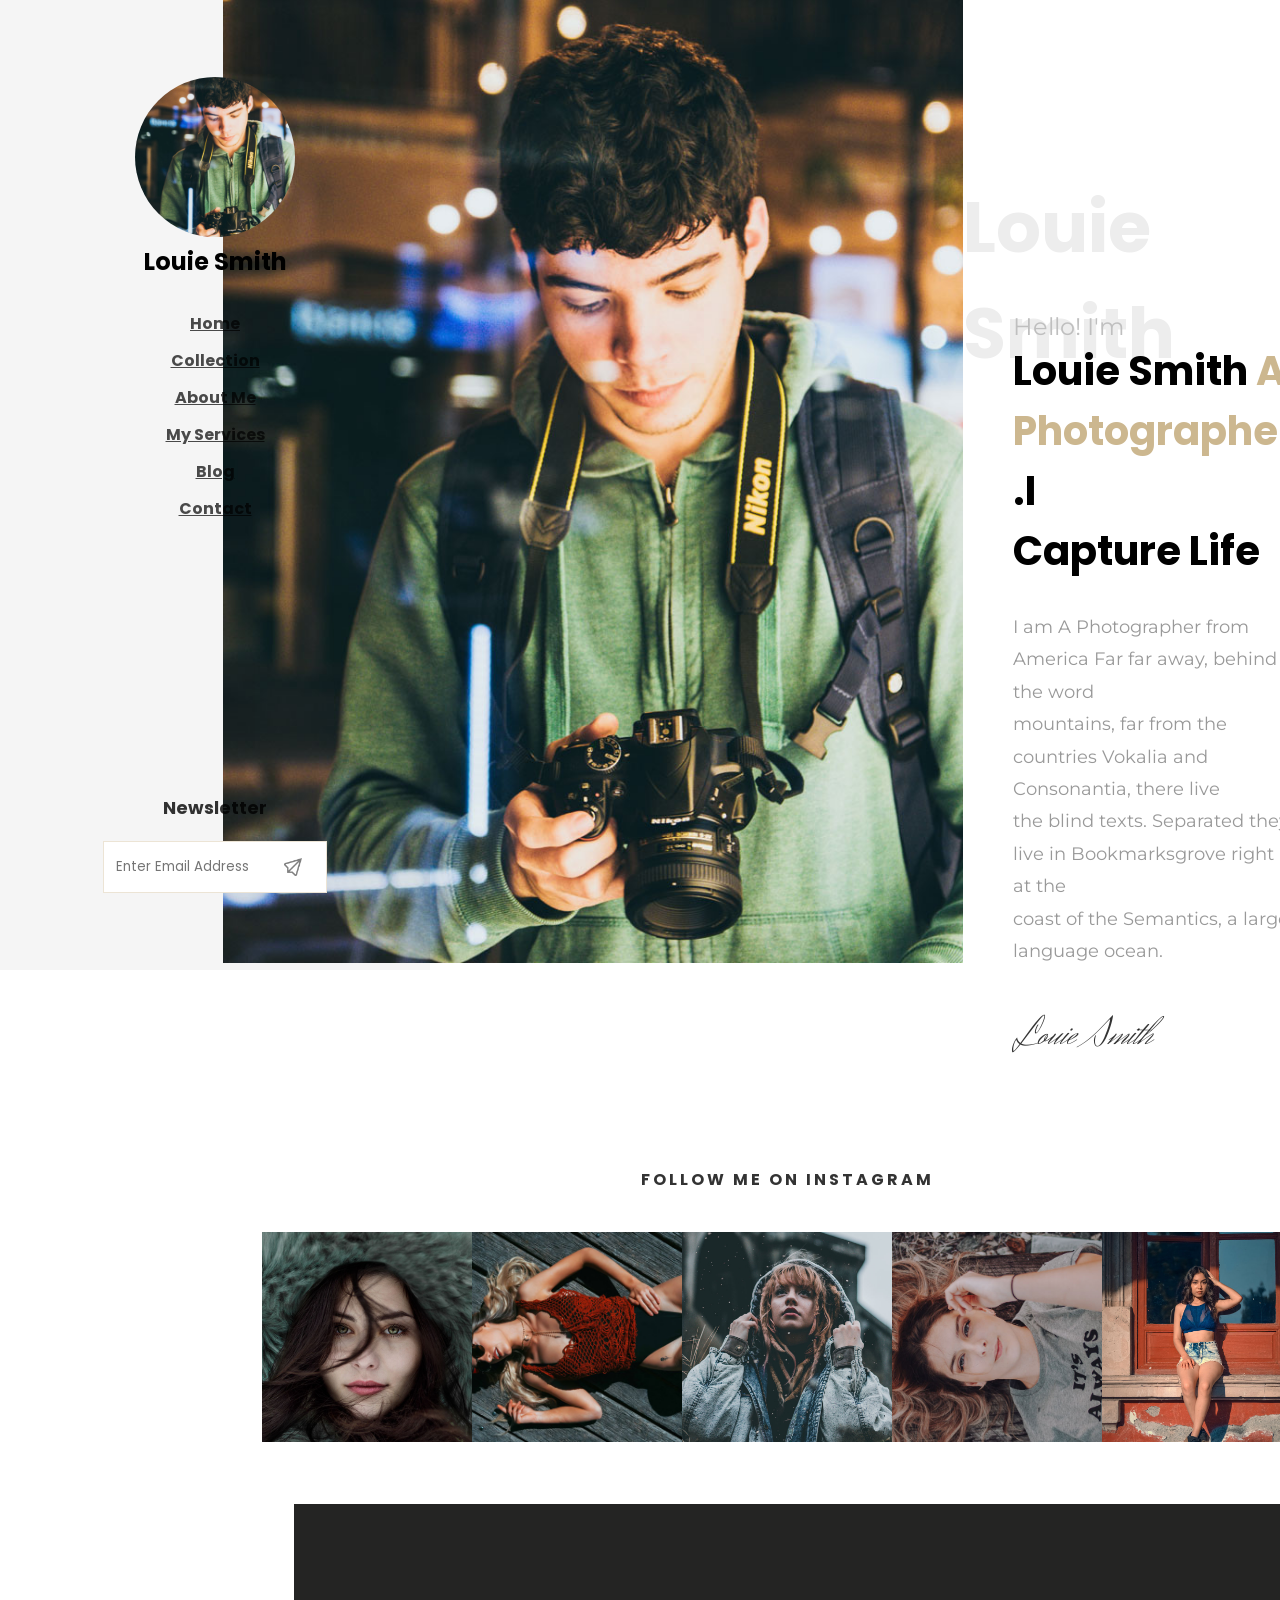
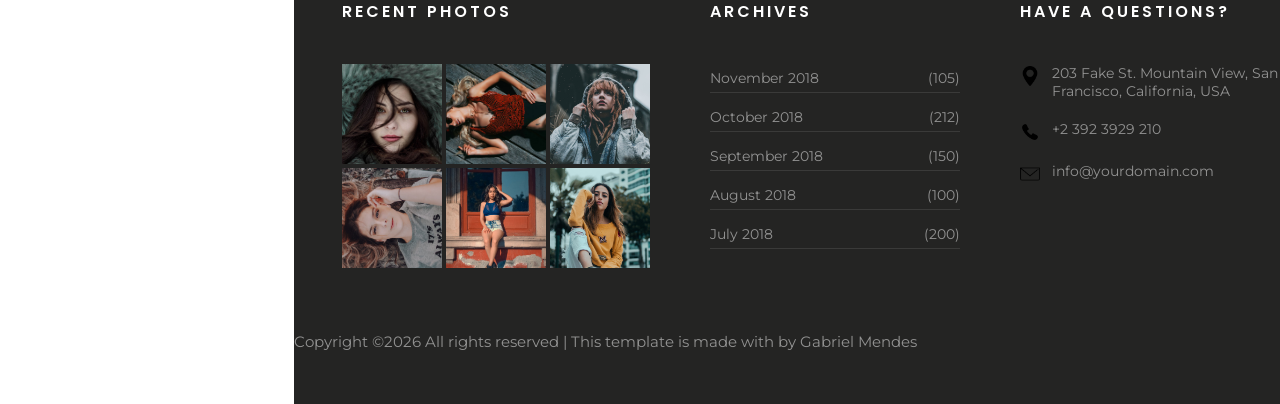
<file: index.html>
<!DOCTYPE html>
<html lang="en">

<head>
    <link rel="preconnect" href="https://fonts.googleapis.com">
    <link rel="preconnect" href="https://fonts.gstatic.com" crossorigin>
    <link
        href="https://fonts.googleapis.com/css2?family=Poppins:ital,wght@0,100;0,200;0,300;0,400;0,500;0,600;0,700;0,800;0,900;1,100;1,200;1,300;1,400;1,500;1,600;1,700;1,800;1,900&display=swap"
        rel="stylesheet">
    <link rel="preconnect" href="https://fonts.googleapis.com">
    <link rel="preconnect" href="https://fonts.gstatic.com" crossorigin>
    <link
        href="https://fonts.googleapis.com/css2?family=Montserrat:ital,wght@0,100..900;1,100..900&family=Poppins:ital,wght@0,100;0,200;0,300;0,400;0,500;0,600;0,700;0,800;0,900;1,100;1,200;1,300;1,400;1,500;1,600;1,700;1,800;1,900&display=swap"
        rel="stylesheet">
    <link rel="preconnect" href="https://fonts.googleapis.com">
    <link rel="preconnect" href="https://fonts.gstatic.com" crossorigin>
    <link
        href="https://fonts.googleapis.com/css2?family=Herr+Von+Muellerhoff&family=Montserrat:ital,wght@0,100..900;1,100..900&family=Poppins:ital,wght@0,100;0,200;0,300;0,400;0,500;0,600;0,700;0,800;0,900;1,100;1,200;1,300;1,400;1,500;1,600;1,700;1,800;1,900&display=swap"
        rel="stylesheet">
    <meta charset="UTF-8">
    <meta name="viewport" content="width=device-width, initial-scale=1.0">
    <title>display flex</title>
    <link rel="stylesheet" href="style.css">
</head>

<body>
    <section id="Menu">
        <div id="acima-menu">
            <img id="circulo" src="Imgm/author.jpg" alt="">
            <h1 id="Lou">Louie Smith</h1>
        </div>
        <div class="txtmenu">
            <li><a href="index.html">Home</a></li>
            <li id="cooll"><a href="Collection.html">Collection</a></li>
            <li><a href="About.html">About Me</a></li>
            <li><a href="My_services.html">My Services</a></li>
            <li><a href="Blog.html">Blog</a></li>
            <li><a href="Contact.html">Contact</a></li>

        </div>
        <div id="MenuEmail">
            <h1 id="new">Newsletter</h1>
            <input id="Email" type="email" placeholder="Enter Email Address">
            <img class="icone-envio" src="Imgm/aviao-de-papel.png" alt="">
        </div>
    </section>

    <section id="part2">
        <div id="img-pncp">
            <img id="img-menu" src="Imgm/author.jpg" alt="" height="963px" width="740.3px">
        </div>
        <div id="menu2">
            <h1 id="Louie">Louie Smith</h1>
            <h1 id="hello">Hello! I'm</h1>
            <h1 id="txt"><span id="a1"> Louie Smith </span>
                A Photographer <span id="a2">.I <br> Capture Life </span></h1>
            <h2 id="txt2">I am A Photographer from America Far far away, behind the word <br>
                mountains, far from the countries Vokalia and Consonantia, there live <br>
                the blind texts. Separated they live in Bookmarksgrove right at the <br>
                coast of the Semantics, a large language ocean.</h2>
            <h1 id="cursiva">Louie Smith</h1>
        </div>
    </section>

    <section id="part3">
        <div>
            <h1 id="follow">FOLLOW ME ON INSTAGRAM
            </h1>
        </div>
        <div class="imgns1">
            <img src="Imgm/image_1.jpg" alt="" height="200" width="220">
            <img src="Imgm/image_2.jpg" alt="" height="200" width="220">
            <img src="Imgm/image_3.jpg" alt="" height="200" width="220">
            <img src="Imgm/image_4.jpg" alt="" height="200" width="220">
            <img src="Imgm/image_5.jpg" alt="" height="200" width="220">
        </div>
    </section>

    <section id="part4">

        <footer class="footer">
            <div class="divfooter">
                <div class="div01">
                    <p class="text1">Recent Photos</p>
                    <div class="imgfooter">
                        <img src="Imgm/image_1.jpg" class="imgfooter1">
                        <img src="Imgm/image_2.jpg" class="imgfooter2">
                        <img src="Imgm/image_3.jpg" class="imgfooter3">
                    </div>
                    <div class="imgfooter01">
                        <img src="Imgm/image_4.jpg" class="imgfooter4">
                        <img src="Imgm/image_5.jpg" class="imgfooter5">
                        <img src="Imgm/image_6.jpg" class="imgfooter6">
                    </div>
                </div>
                <div class="div02">
                    <p class="text2">Archives</p>
                    <p class="text02">November 2018 <span class="span1"></span>(105)</p>
                    <p class="text02">October 2018<span class="span1"></span>(212)</p>
                    <p class="text02">September 2018<span class="span1"></span>(150)</p>
                    <p class="text02">August 2018<span class="span1"></span>(100)</p>
                    <p class="text02">July 2018<span class="span1"></span>(200)</p>
                </div>
                <div class="div03">
                    <p class="text3">Have a Questions?</p>
                    <div class="iconesfooter">
                        <div class="icone-item">
                            <img src="Imgm/mapas-e-bandeiras.png" class="localizacao">
                            <p class="endereço">203 Fake St. Mountain
                                View, San Francisco, California, USA</p>
                        </div>

                        <div class="icone-item">
                            <img src="Imgm/telefone.png" class="telefone">
                            <p class="celular">+2 392 3929 210</p>

                        </div>

                        <div class="icone-item">

                            <img src="Imgm/carta.png" class="e-mail">
                            <p class="imail">info@yourdomain.com</p>
                        </div>
                    </div>
                </div>
            </div>
            <p id="copy">Copyright ©2026 All rights reserved | This template is made with  by Gabriel Mendes</p>
        </footer>
    </section>
</body>
</html>
</file>
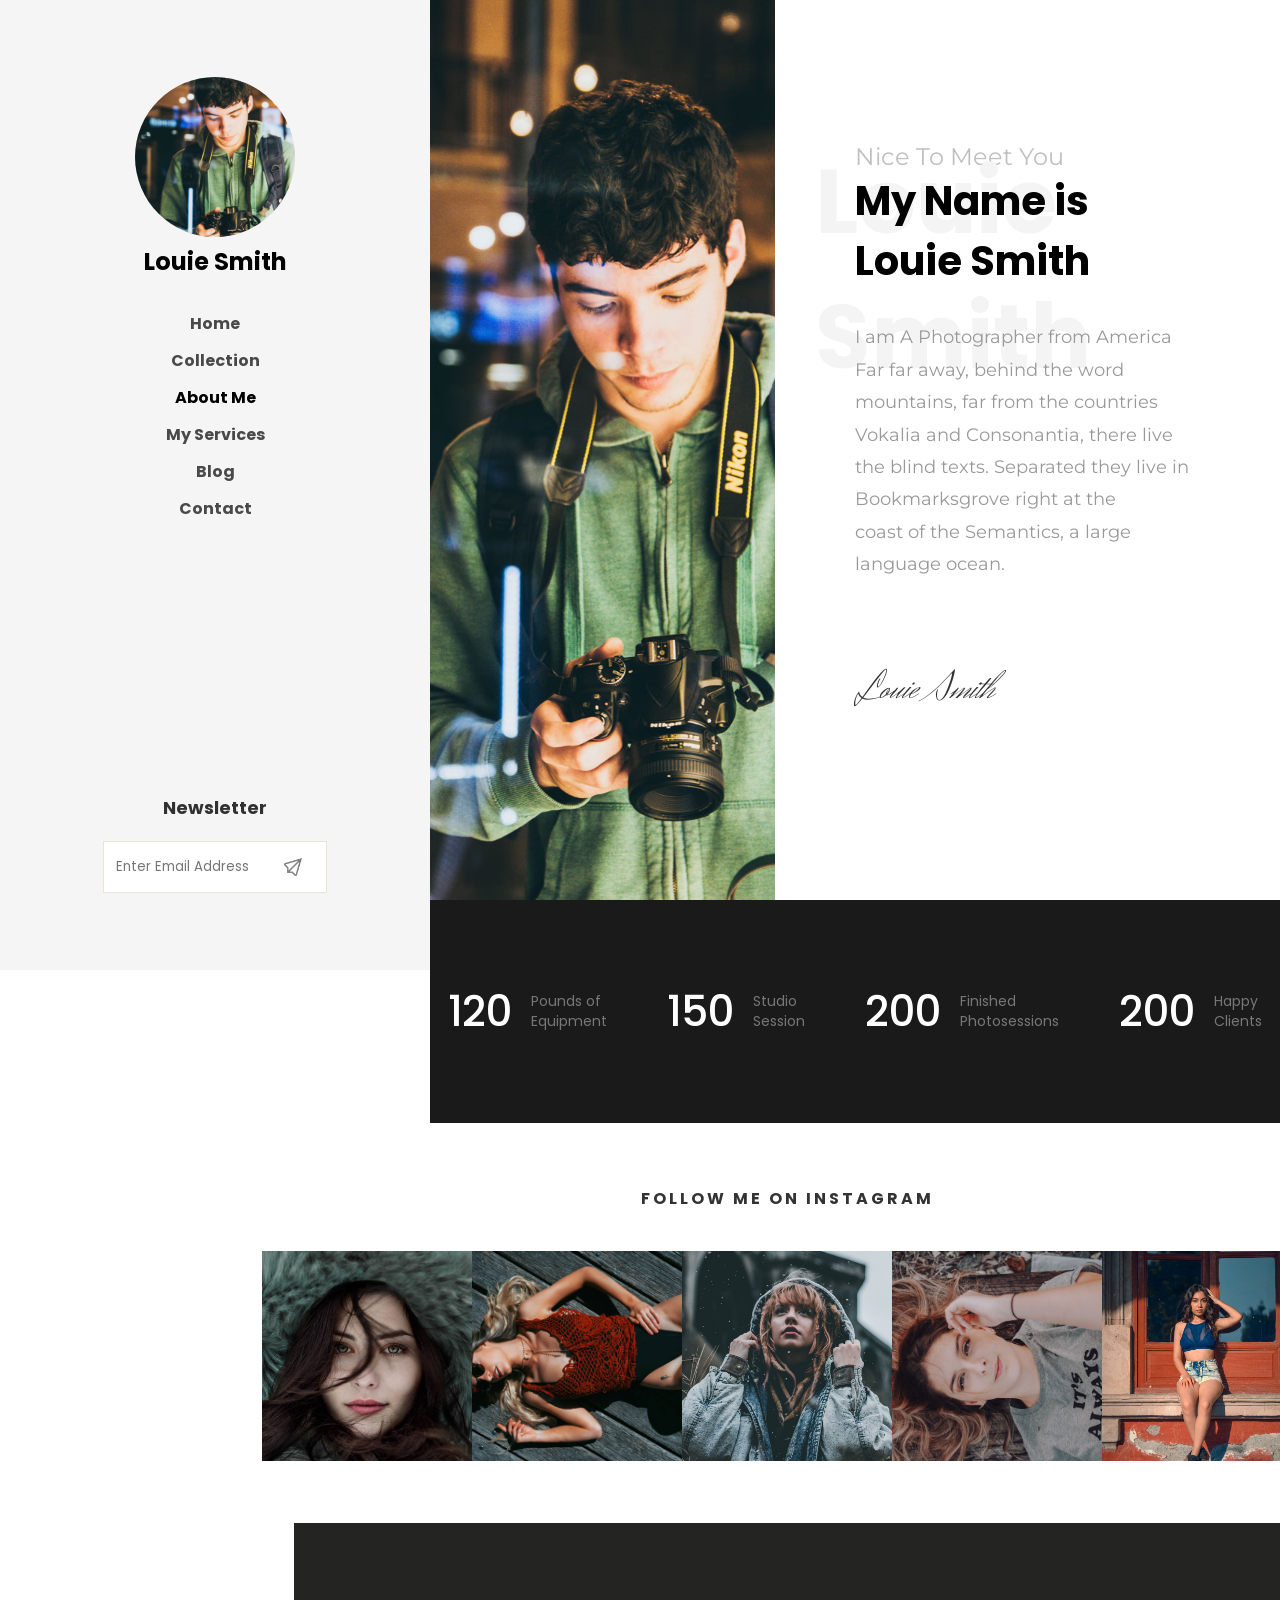
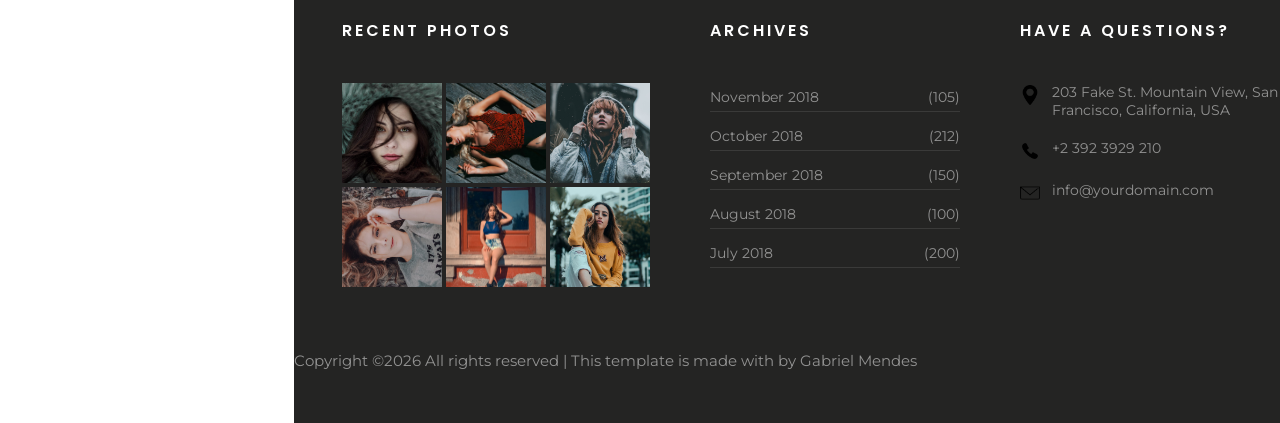
<file: About.html>
<!DOCTYPE html>
<html lang="en">

<head>
    <link rel="preconnect" href="https://fonts.googleapis.com">
    <link rel="preconnect" href="https://fonts.gstatic.com" crossorigin>
    <link
        href="https://fonts.googleapis.com/css2?family=Poppins:ital,wght@0,100;0,200;0,300;0,400;0,500;0,600;0,700;0,800;0,900;1,100;1,200;1,300;1,400;1,500;1,600;1,700;1,800;1,900&display=swap"
        rel="stylesheet">
    <link rel="preconnect" href="https://fonts.googleapis.com">
    <link rel="preconnect" href="https://fonts.gstatic.com" crossorigin>
    <link
        href="https://fonts.googleapis.com/css2?family=Montserrat:ital,wght@0,100..900;1,100..900&family=Poppins:ital,wght@0,100;0,200;0,300;0,400;0,500;0,600;0,700;0,800;0,900;1,100;1,200;1,300;1,400;1,500;1,600;1,700;1,800;1,900&display=swap"
        rel="stylesheet">
    <link rel="preconnect" href="https://fonts.googleapis.com">
    <link rel="preconnect" href="https://fonts.gstatic.com" crossorigin>
    <link
        href="https://fonts.googleapis.com/css2?family=Herr+Von+Muellerhoff&family=Montserrat:ital,wght@0,100..900;1,100..900&family=Poppins:ital,wght@0,100;0,200;0,300;0,400;0,500;0,600;0,700;0,800;0,900;1,100;1,200;1,300;1,400;1,500;1,600;1,700;1,800;1,900&display=swap"
        rel="stylesheet">
    <meta charset="UTF-8">
    <meta name="viewport" content="width=device-width, initial-scale=1.0">
    <title>display flex</title>
    <link rel="stylesheet" href="about.css">
</head>

<body>
    <section id="Menu">
        <div id="acima-menu">
            <img id="circulo" src="Imgm/author.jpg" alt="">
            <h1 id="Lou">Louie Smith</h1>
        </div>
        <div class="txtmenu">
            <li><a href="index.html">Home</a></li>
            <li><a href="Collection.html">Collection</a></li>
            <li id="aboutt"><a href="About.html">About Me</a></li>
            <li><a href="My_services.html">My Services</a></li>
            <li><a href="Blog.html">Blog</a></li>
            <li><a href="Contact.html">Contact</a></li>

        </div>
        <div id="MenuEmail">
            <h1 id="new">Newsletter</h1>
            <input id="Email" type="email" placeholder="Enter Email Address">
            <img class="icone-envio" src="Imgm/aviao-de-papel.png" alt="">
        </div>
    </section>

    <section id="part2">
        <div id="img-pncp">
            <img id="img-menu" src="Imgm/author.jpg" alt="" height="963px" width="740.3px">
        </div>
        <div id="menu2">
            <h1 id="Louie">Louie Smith</h1>
            <h1 id="nice">Nice To Meet You</h1>
            <h1 id="txt">My Name is Louie Smith</h1>
            <h2 id="txt2">I am A Photographer from America Far far away, behind the word <br>
                mountains, far from the countries Vokalia and Consonantia, there live <br>
                the blind texts. Separated they live in Bookmarksgrove right at the <br>
                coast of the Semantics, a large language ocean.</h2>
            <h1 id="cursiva">Louie Smith</h1>
        </div>
    </section>

    <section id="estatisticas">


        <div class="bloco-numero">
            <span class="numero">120</span>
            <p class="legenda">Pounds of <br> Equipment</p>
        </div>


        <div class="bloco-numero">
            <span class="numero">150</span>
            <p class="legenda">Studio <br> Session</p>
        </div>


        <div class="bloco-numero">
            <span class="numero">200</span>
            <p class="legenda">Finished <br> Photosessions</p>
        </div>


        <div class="bloco-numero">
            <span class="numero">200</span>
            <p class="legenda">Happy <br> Clients</p>
        </div>

    </section>

    <section id="part3">
        <div>
            <h1 id="follow">FOLLOW ME ON INSTAGRAM
            </h1>
        </div>
        <div class="imgns1">
            <img src="Imgm/image_1.jpg" alt="" height="200" width="220">
            <img src="Imgm/image_2.jpg" alt="" height="200" width="220">
            <img src="Imgm/image_3.jpg" alt="" height="200" width="220">
            <img src="Imgm/image_4.jpg" alt="" height="200" width="220">
            <img src="Imgm/image_5.jpg" alt="" height="200" width="220">
        </div>
    </section>

    <section id="part4">

        <footer class="footer">
            <div class="divfooter">
                <div class="div01">
                    <p class="text1">Recent Photos</p>
                    <div class="imgfooter">
                        <img src="Imgm/image_1.jpg" class="imgfooter1">
                        <img src="Imgm/image_2.jpg" class="imgfooter2">
                        <img src="Imgm/image_3.jpg" class="imgfooter3">
                    </div>
                    <div class="imgfooter01">
                        <img src="Imgm/image_4.jpg" class="imgfooter4">
                        <img src="Imgm/image_5.jpg" class="imgfooter5">
                        <img src="Imgm/image_6.jpg" class="imgfooter6">
                    </div>
                </div>
                <div class="div02">
                    <p class="text2">Archives</p>
                    <p class="text02">November 2018 <span class="span1"></span>(105)</p>
                    <p class="text02">October 2018<span class="span1"></span>(212)</p>
                    <p class="text02">September 2018<span class="span1"></span>(150)</p>
                    <p class="text02">August 2018<span class="span1"></span>(100)</p>
                    <p class="text02">July 2018<span class="span1"></span>(200)</p>
                </div>
                <div class="div03">
                    <p class="text3">Have a Questions?</p>
                    <div class="iconesfooter">
                        <div class="icone-item">
                            <img src="Imgm/mapas-e-bandeiras.png" class="localizacao">
                            <p class="endereço">203 Fake St. Mountain
                                View, San Francisco, California, USA</p>
                        </div>

                        <div class="icone-item">
                            <img src="Imgm/telefone.png" class="telefone">
                            <p class="celular">+2 392 3929 210</p>

                        </div>

                        <div class="icone-item">

                            <img src="Imgm/carta.png" class="e-mail">
                            <p class="imail">info@yourdomain.com</p>
                        </div>
                    </div>
                </div>
            </div>
            <p id="copy">Copyright ©2026 All rights reserved | This template is made with  by Gabriel Mendes</p>
        </footer>
    </section>
</body>
</html>
</file>
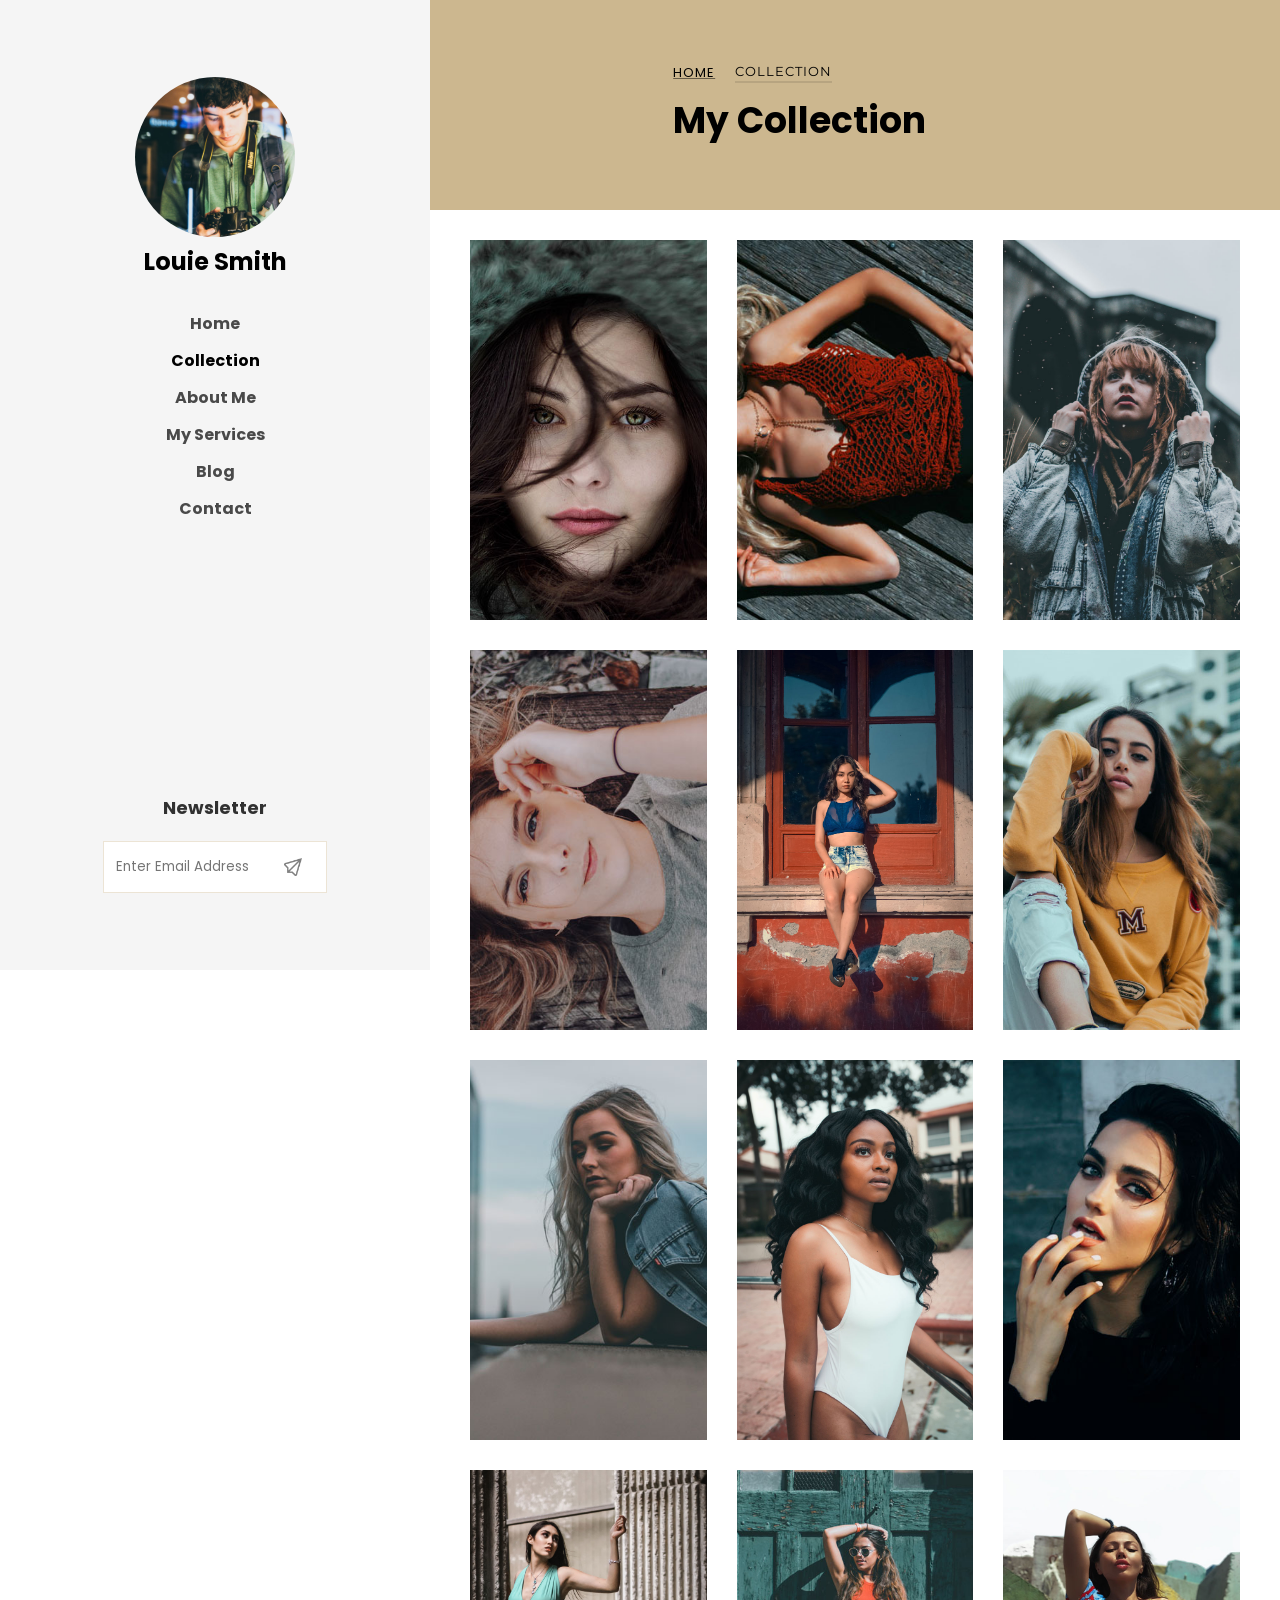
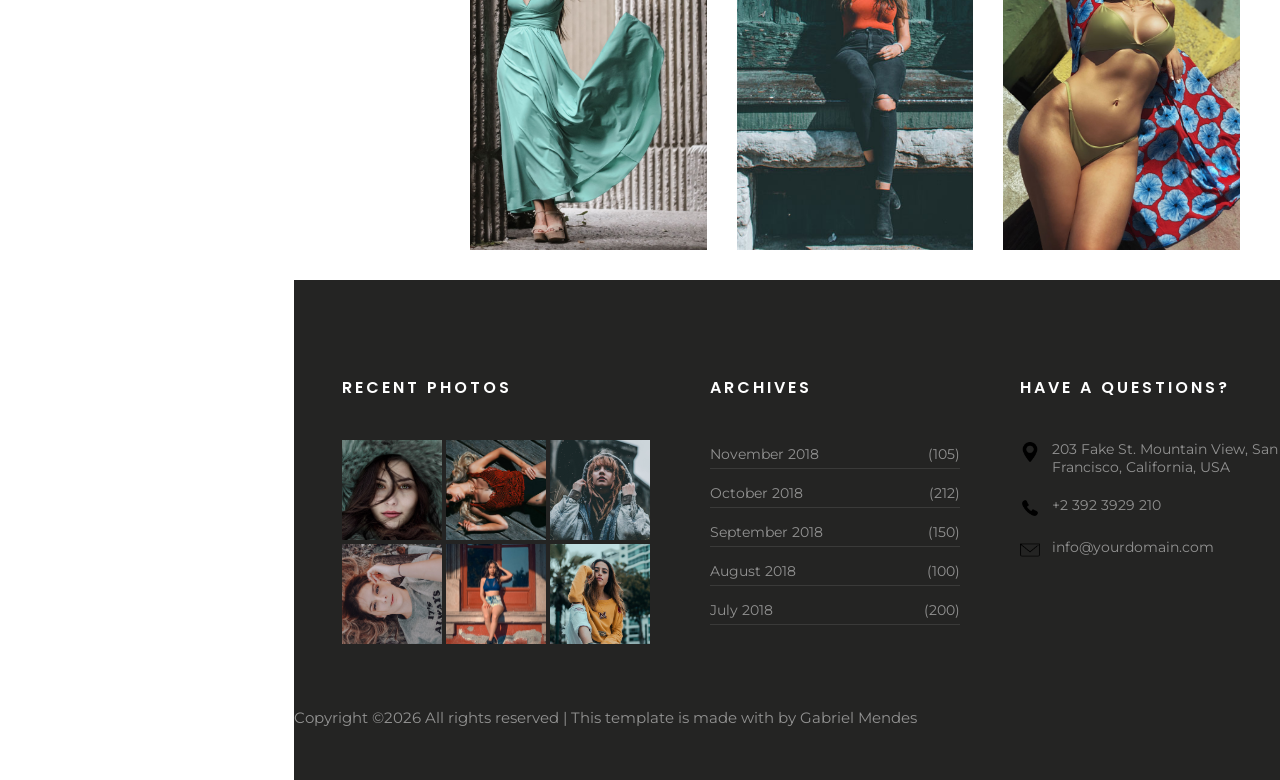
<file: Collection.html>
<!DOCTYPE html>
<html lang="en">

<head>
    <link rel="preconnect" href="https://fonts.googleapis.com">
    <link rel="preconnect" href="https://fonts.gstatic.com" crossorigin>
    <link
        href="https://fonts.googleapis.com/css2?family=Poppins:ital,wght@0,100;0,200;0,300;0,400;0,500;0,600;0,700;0,800;0,900;1,100;1,200;1,300;1,400;1,500;1,600;1,700;1,800;1,900&display=swap"
        rel="stylesheet">
    <link rel="preconnect" href="https://fonts.googleapis.com">
    <link rel="preconnect" href="https://fonts.gstatic.com" crossorigin>
    <link
        href="https://fonts.googleapis.com/css2?family=Montserrat:ital,wght@0,100..900;1,100..900&family=Poppins:ital,wght@0,100;0,200;0,300;0,400;0,500;0,600;0,700;0,800;0,900;1,100;1,200;1,300;1,400;1,500;1,600;1,700;1,800;1,900&display=swap"
        rel="stylesheet">
    <link rel="preconnect" href="https://fonts.googleapis.com">
    <link rel="preconnect" href="https://fonts.gstatic.com" crossorigin>
    <link
        href="https://fonts.googleapis.com/css2?family=Herr+Von+Muellerhoff&family=Montserrat:ital,wght@0,100..900;1,100..900&family=Poppins:ital,wght@0,100;0,200;0,300;0,400;0,500;0,600;0,700;0,800;0,900;1,100;1,200;1,300;1,400;1,500;1,600;1,700;1,800;1,900&display=swap"
        rel="stylesheet">
    <meta charset="UTF-8">
    <meta name="viewport" content="width=device-width, initial-scale=1.0">
    <title>display flex</title>
    <link rel="stylesheet" href="Collection.css">
</head>

<body>
    <section id="Menu">
        <div id="acima-menu">
            <img id="circulo" src="Imgm/author.jpg" alt="">
            <h1 id="Lou">Louie Smith</h1>
        </div>
        <div class="txtmenu">
            <li><a href="index.html">Home</a></li>
            <li id="cooll"><a href="Collection.html">Collection</a></li>
            <li><a href="About.html">About Me</a></li>
            <li><a href="My_services.html">My Services</a></li>
            <li><a href="Blog.html">Blog</a></li>
            <li><a href="Contact.html">Contact</a></li>

        </div>
        <div id="MenuEmail">
            <h1 id="new">Newsletter</h1>
            <input id="Email" type="email" placeholder="Enter Email Address">
            <img class="icone-envio" src="Imgm/aviao-de-papel.png" alt="">
        </div>
    </section>

    <section id="sec2">

        <div id="HoCo">
            <li id="Casa"><a href="index.html">Home</a></li>
            <li id="coll">Collection</li>
        </div>
        <div>
            <h1 id="my">My Collection</h1>
        </div>
    </section>

    <section id="sec3">
        <div>
            <img src="Imgm/image_1.jpg" alt="">
            <img src="Imgm/image_2.jpg" alt="">
            <img src="Imgm/image_3.jpg" alt="">
            <img src="Imgm/image_4.jpg" alt="">
            <img src="Imgm/image_5.jpg" alt="">
            <img src="Imgm/image_6.jpg" alt="">
            <img src="Imgm/image_7.jpg" alt="">
            <img src="Imgm/image_8.jpg" alt="">
            <img src="Imgm/image_9.jpg" alt="">
            <img src="Imgm/image_10.jpg" alt="">
            <img src="Imgm/image_11.jpg" alt="">
            <img src="Imgm/image_12.jpg" alt="">
        </div>
    </section>

    <section id="part4">

        <footer class="footer">
            <div class="divfooter">
                <div class="div01">
                    <p class="text1">Recent Photos</p>
                    <div class="imgfooter">
                        <img src="Imgm/image_1.jpg" class="imgfooter1">
                        <img src="Imgm/image_2.jpg" class="imgfooter2">
                        <img src="Imgm/image_3.jpg" class="imgfooter3">
                    </div>
                    <div class="imgfooter01">
                        <img src="Imgm/image_4.jpg" class="imgfooter4">
                        <img src="Imgm/image_5.jpg" class="imgfooter5">
                        <img src="Imgm/image_6.jpg" class="imgfooter6">
                    </div>
                </div>
                <div class="div02">
                    <p class="text2">Archives</p>
                    <p class="text02">November 2018 <span class="span1"></span>(105)</p>
                    <p class="text02">October 2018<span class="span1"></span>(212)</p>
                    <p class="text02">September 2018<span class="span1"></span>(150)</p>
                    <p class="text02">August 2018<span class="span1"></span>(100)</p>
                    <p class="text02">July 2018<span class="span1"></span>(200)</p>
                </div>
                <div class="div03">
                    <p class="text3">Have a Questions?</p>
                    <div class="iconesfooter">
                        <div class="icone-item">
                            <img src="Imgm/mapas-e-bandeiras.png" class="localizacao">
                            <p class="endereço">203 Fake St. Mountain
                                View, San Francisco, California, USA</p>
                        </div>

                        <div class="icone-item">
                            <img src="Imgm/telefone.png" class="telefone">
                            <p class="celular">+2 392 3929 210</p>

                        </div>

                        <div class="icone-item">

                            <img src="Imgm/carta.png" class="e-mail">
                            <p class="imail">info@yourdomain.com</p>
                        </div>
                    </div>
                </div>
            </div>
            <p id="copy">Copyright ©2026 All rights reserved | This template is made with by Gabriel Mendes</p>
        </footer>
    </section>
</body>
</html>
</file>
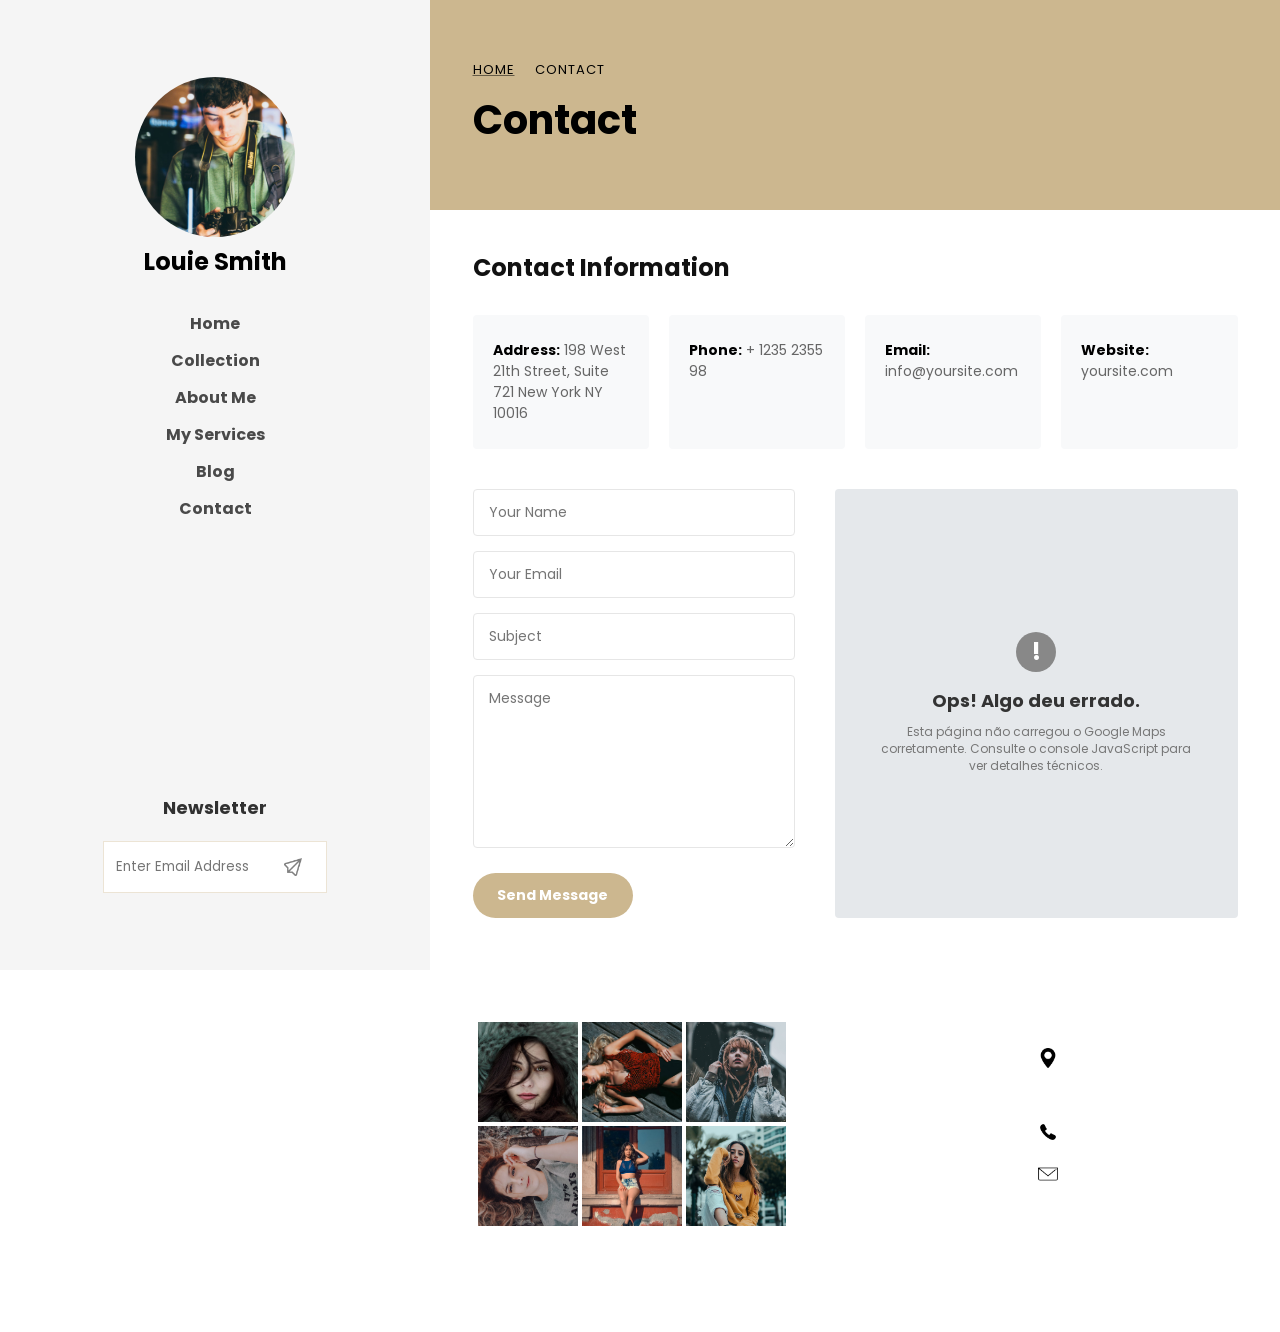
<file: Contact.html>
<!DOCTYPE html>
<html lang="en">

<head>
    <link rel="preconnect" href="https://fonts.googleapis.com">
    <link rel="preconnect" href="https://fonts.gstatic.com" crossorigin>
    <link
        href="https://fonts.googleapis.com/css2?family=Poppins:ital,wght@0,100;0,200;0,300;0,400;0,500;0,600;0,700;0,800;0,900;1,100;1,200;1,300;1,400;1,500;1,600;1,700;1,800;1,900&display=swap"
        rel="stylesheet">
    <link rel="preconnect" href="https://fonts.googleapis.com">
    <link rel="preconnect" href="https://fonts.gstatic.com" crossorigin>
    <link
        href="https://fonts.googleapis.com/css2?family=Montserrat:ital,wght@0,100..900;1,100..900&family=Poppins:ital,wght@0,100;0,200;0,300;0,400;0,500;0,600;0,700;0,800;0,900;1,100;1,200;1,300;1,400;1,500;1,600;1,700;1,800;1,900&display=swap"
        rel="stylesheet">
    <link rel="preconnect" href="https://fonts.googleapis.com">
    <link rel="preconnect" href="https://fonts.gstatic.com" crossorigin>
    <link
        href="https://fonts.googleapis.com/css2?family=Herr+Von+Muellerhoff&family=Montserrat:ital,wght@0,100..900;1,100..900&family=Poppins:ital,wght@0,100;0,200;0,300;0,400;0,500;0,600;0,700;0,800;0,900;1,100;1,200;1,300;1,400;1,500;1,600;1,700;1,800;1,900&display=swap"
        rel="stylesheet">
    <meta charset="UTF-8">
    <meta name="viewport" content="width=device-width, initial-scale=1.0">
    <title>display flex</title>
    <link rel="stylesheet" href="contact.css">
</head>

<body>
    <section id="Menu">
        <div id="acima-menu">
            <img id="circulo" src="Imgm/author.jpg" alt="">
            <h1 id="Lou">Louie Smith</h1>
        </div>
        <div class="txtmenu">
            <li><a href="index.html">Home</a></li>
            <li><a href="Collection.html">Collection</a></li>
            <li><a href="About.html">About Me</a></li>
            <li id="mysv"><a href="My_services.html">My Services</a></li>
            <li><a href="Blog.html">Blog</a></li>
            <li><a href="Contact.html">Contact</a></li>
        </div>
        <div id="MenuEmail">
            <h1 id="new">Newsletter</h1>
            <input id="Email" type="email" placeholder="Enter Email Address">
            <img class="icone-envio" src="Imgm/aviao-de-papel.png" alt="">
        </div>
    </section>

    <div class="conteudo-direita">

        <section id="sec2">
            <div id="HoCo">
                <li id="Casa"><a href="index.html">Home</a></li>
                <li id="serv">Contact</li>
            </div>
            <div>
                <h1 id="my">Contact </h1>
            </div>
        </section>
        <section id="sec3">
            <h2 class="titulo-info">Contact Information</h2>
            <div class="container-cards">
                <div class="card-info">
                    <p><strong>Address:</strong> 198 West 21th Street, Suite 721 New York NY 10016</p>
                </div>
                <div class="card-info">
                    <p><strong>Phone:</strong> + 1235 2355 98</p>
                </div>
                <div class="card-info">
                    <p><strong>Email:</strong> info@yoursite.com</p>
                </div>
                <div class="card-info">
                    <p><strong>Website:</strong> yoursite.com</p>
                </div>
            </div>
            <div class="container-formulario-mapa">
                <form class="formulario-contato">
                    <input type="text" placeholder="Your Name">
                    <input type="email" placeholder="Your Email">
                    <input type="text" placeholder="Subject">
                    <textarea placeholder="Message" rows="7"></textarea>
                    <button type="submit" class="btn-enviar">Send Message</button>
                </form>

                <div class="mapa-container">
                    <div class="mapa-erro">
                        <span class="icone-alerta">!</span>
                        <h3>Ops! Algo deu errado.</h3>
                        <p>Esta página não carregou o Google Maps corretamente. Consulte o console JavaScript para ver
                            detalhes técnicos.</p>
                    </div>
                </div>
            </div>
        </section>

    <section id="part4">

        <footer class="footer">
            <div class="divfooter">
                <div class="div01">
                    <p class="text1">Recent Photos</p>
                    <div class="imgfooter">
                        <img src="Imgm/image_1.jpg" class="imgfooter1">
                        <img src="Imgm/image_2.jpg" class="imgfooter2">
                        <img src="Imgm/image_3.jpg" class="imgfooter3">
                    </div>
                    <div class="imgfooter01">
                        <img src="Imgm/image_4.jpg" class="imgfooter4">
                        <img src="Imgm/image_5.jpg" class="imgfooter5">
                        <img src="Imgm/image_6.jpg" class="imgfooter6">
                    </div>
                </div>
                <div class="div02">
                    <p class="text2">Archives</p>
                    <p class="text02">November 2018 <span class="span1"></span>(105)</p>
                    <p class="text02">October 2018<span class="span1"></span>(212)</p>
                    <p class="text02">September 2018<span class="span1"></span>(150)</p>
                    <p class="text02">August 2018<span class="span1"></span>(100)</p>
                    <p class="text02">July 2018<span class="span1"></span>(200)</p>
                </div>
                <div class="div03">
                    <p class="text3">Have a Questions?</p>
                    <div class="iconesfooter">
                        <div class="icone-item">
                            <img src="Imgm/mapas-e-bandeiras.png" class="localizacao">
                            <p class="endereço">203 Fake St. Mountain
                                View, San Francisco, California, USA</p>
                        </div>

                        <div class="icone-item">
                            <img src="Imgm/telefone.png" class="telefone">
                            <p class="celular">+2 392 3929 210</p>

                        </div>

                        <div class="icone-item">

                            <img src="Imgm/carta.png" class="e-mail">
                            <p class="imail">info@yourdomain.com</p>
                        </div>
                    </div>
                </div>
            </div>
            <p id="copy">Copyright ©2026 All rights reserved | This template is made with by Gabriel Mendes</p>
        </footer>
    </section>
    </div>
</body>


</html>
</file>
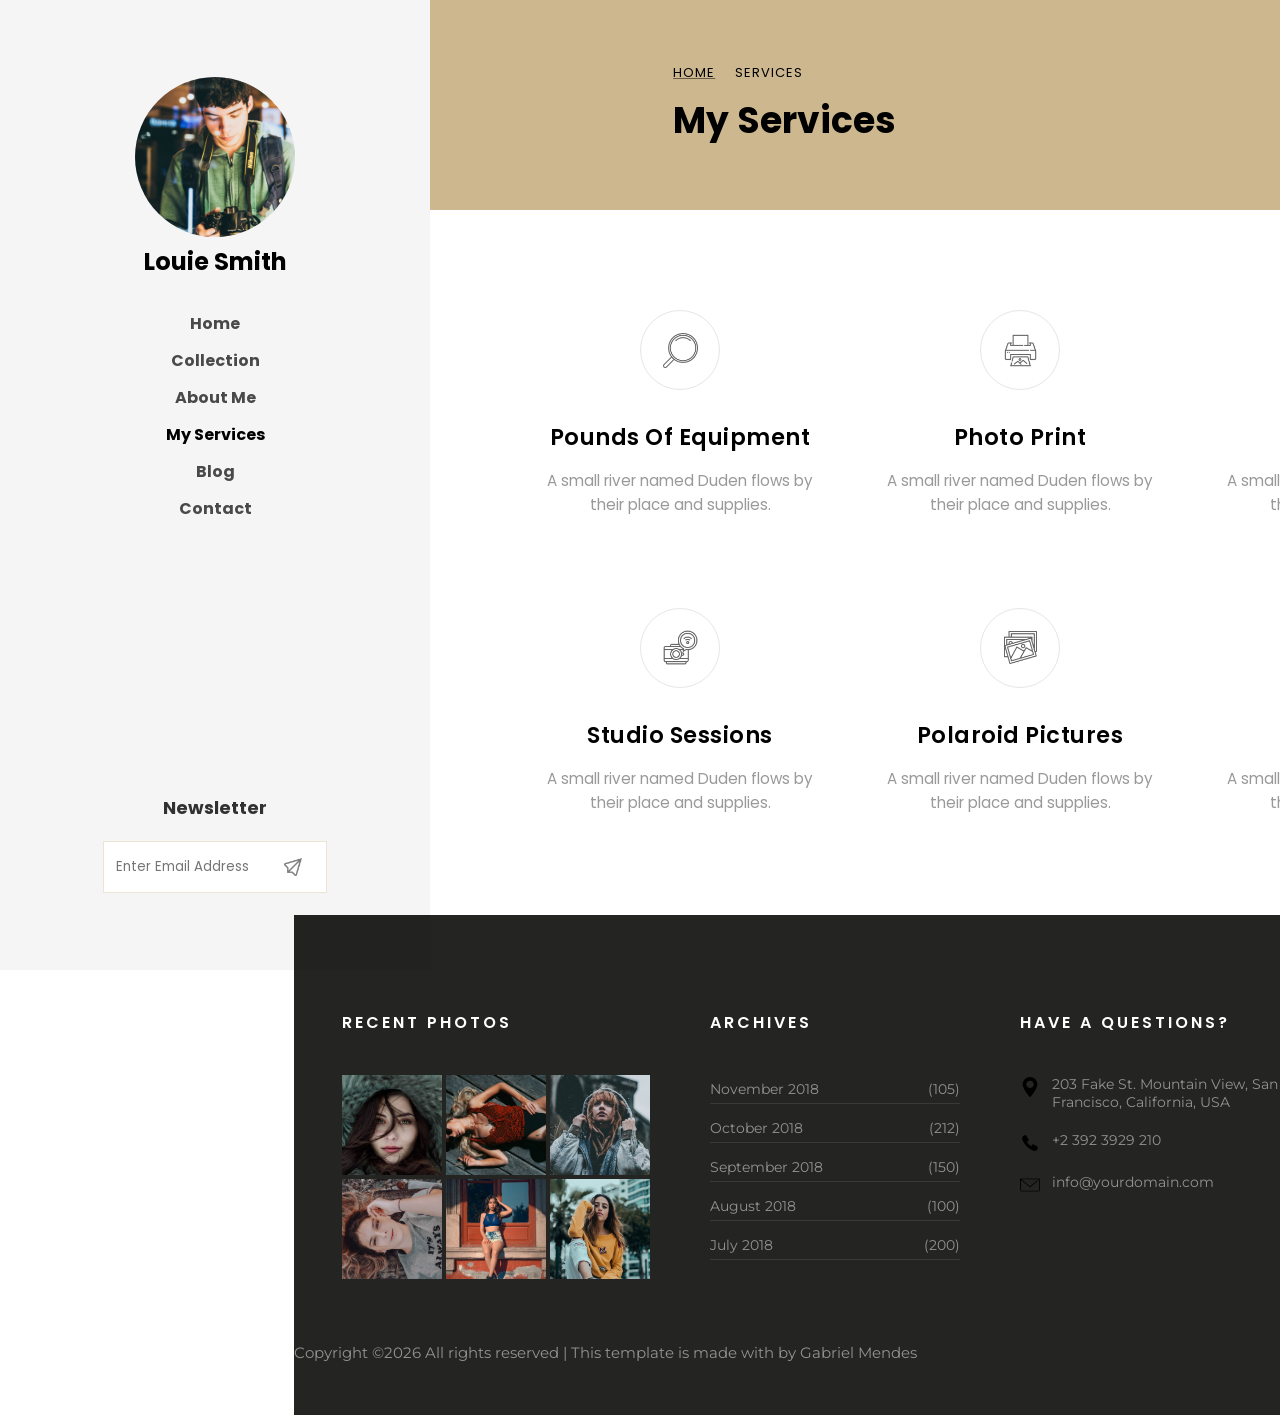
<file: My_services.html>
<!DOCTYPE html>
<html lang="en">

<head>
    <link rel="preconnect" href="https://fonts.googleapis.com">
    <link rel="preconnect" href="https://fonts.gstatic.com" crossorigin>
    <link
        href="https://fonts.googleapis.com/css2?family=Poppins:ital,wght@0,100;0,200;0,300;0,400;0,500;0,600;0,700;0,800;0,900;1,100;1,200;1,300;1,400;1,500;1,600;1,700;1,800;1,900&display=swap"
        rel="stylesheet">
    <link rel="preconnect" href="https://fonts.googleapis.com">
    <link rel="preconnect" href="https://fonts.gstatic.com" crossorigin>
    <link
        href="https://fonts.googleapis.com/css2?family=Montserrat:ital,wght@0,100..900;1,100..900&family=Poppins:ital,wght@0,100;0,200;0,300;0,400;0,500;0,600;0,700;0,800;0,900;1,100;1,200;1,300;1,400;1,500;1,600;1,700;1,800;1,900&display=swap"
        rel="stylesheet">
    <link rel="preconnect" href="https://fonts.googleapis.com">
    <link rel="preconnect" href="https://fonts.gstatic.com" crossorigin>
    <link
        href="https://fonts.googleapis.com/css2?family=Herr+Von+Muellerhoff&family=Montserrat:ital,wght@0,100..900;1,100..900&family=Poppins:ital,wght@0,100;0,200;0,300;0,400;0,500;0,600;0,700;0,800;0,900;1,100;1,200;1,300;1,400;1,500;1,600;1,700;1,800;1,900&display=swap"
        rel="stylesheet">
    <meta charset="UTF-8">
    <meta name="viewport" content="width=device-width, initial-scale=1.0">
    <title>display flex</title>
    <link rel="stylesheet" href="services.css">
</head>

<body>
    <section id="Menu">
        <div id="acima-menu">
            <img id="circulo" src="Imgm/author.jpg" alt="">
            <h1 id="Lou">Louie Smith</h1>
        </div>
        <div class="txtmenu">
            <li><a href="index.html">Home</a></li>
            <li><a href="Collection.html">Collection</a></li>
            <li><a href="About.html">About Me</a></li>
            <li id="mysv"><a href="My_services.html">My Services</a></li>
            <li><a href="Blog.html">Blog</a></li>
            <li><a href="Contact.html">Contact</a></li>
        </div>
        <div id="MenuEmail">
            <h1 id="new">Newsletter</h1>
            <input id="Email" type="email" placeholder="Enter Email Address">
            <img class="icone-envio" src="Imgm/aviao-de-papel.png" alt="">
        </div>
    </section>

    <section id="sec2">

        <div id="HoCo">
            <li id="Casa"><a href="index.html">Home</a></li>
            <li id="serv">Services</li>
        </div>
        <div>
            <h1 id="my">My Services</h1>
        </div>
    </section>

     <section id="sec3">
        <div class="grupo_flex01">
            <div>
                <div class="circulo-icone">
                    <img src="Imgm/big-search-len.png" alt="">
                </div>
                <h1>Pounds Of Equipment</h1>
                <h3>A small river named Duden flows by their
                     place and supplies.</h3>
            </div>
            <div>
                <div class="circulo-icone">
                    <img src="Imgm/printer.png" alt="">
                </div>
                <h1>Photo Print</h1>
                <h3>A small river named Duden flows by their
                     place and supplies.</h3>
            </div>
            <div>
                <div class="circulo-icone">
                    <img src="Imgm/aim.png" alt="">
                </div>
                <h1>Client Focus</h1>
                <h3>A small river named Duden flows by their
                     place and supplies.</h3>
            </div>
        </div>
        <div class="grupo_flex01">
            <div>
                <div class="circulo-icone">
                    <img src="Imgm/camera.png" alt="">
                </div>
                <h1>Studio Sessions</h1>
                <h3>A small river named Duden flows by their 
                    place and supplies.</h3>
            </div>
            <div>
                <div class="circulo-icone">
                    <img src="Imgm/gallery.png" alt="">
                </div>
                <h1>Polaroid Pictures</h1>
                <h3>A small river named Duden flows by their
                     place and supplies.</h3>
            </div>
            <div>
                <div class="circulo-icone">
                    <img src="Imgm/film-reel.png" alt="">
                </div>
                <h1>Old Film Roll</h1>
                <h3>A small river named Duden flows by their
                     place and supplies.</h3>
            </div>
        </div>
    </section>

     <section id="part4">

        <footer class="footer">
            <div class="divfooter">
                <div class="div01">
                    <p class="text1">Recent Photos</p>
                    <div class="imgfooter">
                        <img src="Imgm/image_1.jpg" class="imgfooter1">
                        <img src="Imgm/image_2.jpg" class="imgfooter2">
                        <img src="Imgm/image_3.jpg" class="imgfooter3">
                    </div>
                    <div class="imgfooter01">
                        <img src="Imgm/image_4.jpg" class="imgfooter4">
                        <img src="Imgm/image_5.jpg" class="imgfooter5">
                        <img src="Imgm/image_6.jpg" class="imgfooter6">
                    </div>
                </div>
                <div class="div02">
                    <p class="text2">Archives</p>
                    <p class="text02">November 2018 <span class="span1"></span>(105)</p>
                    <p class="text02">October 2018<span class="span1"></span>(212)</p>
                    <p class="text02">September 2018<span class="span1"></span>(150)</p>
                    <p class="text02">August 2018<span class="span1"></span>(100)</p>
                    <p class="text02">July 2018<span class="span1"></span>(200)</p>
                </div>
                <div class="div03">
                    <p class="text3">Have a Questions?</p>
                    <div class="iconesfooter">
                        <div class="icone-item">
                            <img src="Imgm/mapas-e-bandeiras.png" class="localizacao">
                            <p class="endereço">203 Fake St. Mountain
                                View, San Francisco, California, USA</p>
                        </div>

                        <div class="icone-item">
                            <img src="Imgm/telefone.png" class="telefone">
                            <p class="celular">+2 392 3929 210</p>

                        </div>

                        <div class="icone-item">

                            <img src="Imgm/carta.png" class="e-mail">
                            <p class="imail">info@yourdomain.com</p>
                        </div>
                    </div>
                </div>
            </div>
            <p id="copy">Copyright ©2026 All rights reserved | This template is made with  by Gabriel Mendes</p>
        </footer>
    </section>
</body>
</html>
</file>
<file: style.css>
* {
    margin: 0;
    box-sizing: border-box;
    padding: 0;
    font-family: "Poppins", arial, sans-serif;
}

html {
    scroll-behavior: smooth;
}

body {
    z-index: -1000;
}

.txtmenu li a,
.txtmenu li a:visited {
    color: inherit;
    text-decoration: none;
    display: inline-block;
    text-decoration: underline;
}

#circulo {
    background-image: url(Imgm/author.jpg);
    background-size: cover;
    background-position: center;
    overflow: hidden;
    background-repeat: no-repeat;
    width: 160px;
    height: 160px;
    border-radius: 100%;
    left: 120px;
    top: 6%;
    object-fit: cover;
}

#img-menu {
    object-fit: cover
}

#Lou {
    font-family: "Poppins", arial, sans-serif;
    font-size: 24px;
    font-weight: bold;
    color: black;
}

#Menu {
    z-index: 999;
    background: rgba(0, 0, 0, 0.04);
    height: 970px;
    width: 430px;
    display: flex;
    flex-direction: column;
    align-items: center;
    text-align: center;
    justify-content: space-around;
    position: fixed;

}


#home {
    text-decoration: underline;
    color: black;
}

.txtmenu {
    font-family: "Montserrat", arial, sans-serif;
    list-style-type: none;
    font-size: 16px;
    font-weight: bold;
    color: #000000B3;
    display: flex;
    flex-direction: column;
    margin-top: -30%;
}

#new {
    font-size: 18px;
    font-family: "Poppins", Arial, sans-serif;
    color: #000000CC;
    margin-top: 50%;
    margin-bottom: 20px;/
}

#Email {
    background: #FFFFFF;
    padding: 6px 40px 6px 12px;
    width: 224px;
    height: 52px;
    display: flex;
    justify-content: center;
    border: 1px solid #ece4d5;
    box-sizing: border-box;
    position: relative;
}

#MenuEmail {
    margin: 0 auto;
    position: relative;
}

.input-wrapper {
    position: relative;
    width: 224px;
    margin: 0 auto;
}

.icone-envio {
    position: absolute;
    right: 25px;
    top: 50%;
    width: 18px;
    height: 18px;
    opacity: 0.5;
    cursor: pointer;
    transform: translateY(-50%);
    z-index: 10;
    top: 185px;
}



.txtmenu li {
    margin: 6px;
}

#part2 {
    background-color: #FFFFFF;
    display: flex;
    flex-direction: row;
    justify-content: center;
    z-index: -10;
}

#img-pncp {
    margin-left: 22.5%;
}

#Louie {
    position: relative;
    font-size: 70px;
    font-family: "Poppins", arial, sans-serif;
    color: #ededed;
    top: 75px;
    right: 50px;
}

#hello,
#txt {
    position: relative;
    z-index: 2;
}

#hello {
    font-family: "Montserrat", arial, sans-serif;
    font-size: 24px;
    color: #BFBFBF;
    font-weight: normal;
}

#txt {
    color: #CCB78F;
    font-family: "Poppins", arial, sans-serif;
    font-size: 40px;
    margin-bottom: 30px;
}

#a1 {
    color: black;
}

#a2 {
    color: black;
}

#txt2 {
    color: #999999;
    font-size: 18px;
    font-family: "Montserrat", sans-serif;
    font-weight: normal;
    line-height: 1.8;
    margin-bottom: 40px;
}

#cursiva {
    font-family: "Herr Von Muellerhoff", cursive;
    font-size: 40px;
    color: #000000CC;
    font-weight: normal;
    margin-top: 40px;
    margin-bottom: 40px;
}

#menu2 {
    padding: 0px 50px;
    margin-top: 100px;
    color: #999999;
}

#part3 {
    display: flex;
    justify-content: center;
    flex-direction: column;
    align-items: center;
    background-color: rgb(255, 255, 255);
    height: 400px;
    width: 1500px;
    padding: 60px 0;
    margin-left: 23%;
    width: calc(100% - 23%);
}

#follow {
    font-size: 16px;
    color: #000000CC;
    letter-spacing: 3px;
    margin-bottom: 40px;
}

.imgns1 {
    display: flex;
    justify-content: center;
    letter-spacing: -4px;
    background-repeat: no-repeat;
    background-size: cover;
    background-position: center;
}

.imgns1 img {
    width: 210px;
    height: 210px;
    object-fit: cover;
}

#part4 {
    width: 100%;
    height: 500px;
    font-size: 14px;
    background: #242423;
    padding: 6em 0 3em 0;
    display: flex;
    justify-content: space-around;
    flex-direction: column;
    margin-left: 23%;
    align-items: center;

    width: calc(100% - 23%);
}

.footer {
    max-width: 1100px;
    margin: 0 auto;
}

.divfooter {
    padding-left: 3rem;
    padding-right: 3rem;
    display: flex;
    display: flex;
    justify-content: center;
    align-items: flex-start;
    gap: 60px;
}

.text1 {
    color: #fff;
    margin-bottom: 40px;
    font-size: 16px;
    font-weight: 600;
    letter-spacing: 3px;
    text-transform: uppercase;
    line-height: 1.5;
    font-family: "Poppins", Arial, sans-serif;

}

.imgfooter,
.imgfooter01 {
    display: grid;
    grid-template-columns: repeat(3, 1fr);
    gap: 4px;
    margin-bottom: 4px;
}

.imgfooter1,
.imgfooter2,
.imgfooter3,
.imgfooter4,
.imgfooter5,
.imgfooter6 {
    width: 100px;
    height: 100px;
    background-size: cover;
    background-repeat: no-repeat;
    background-position: center center;
    object-fit: cover;
    object-position: center;
}

.div02 {
    margin-left: 0;
    width: 250px;
}

.text2 {
    color: #fff;
    margin-bottom: 40px;
    font-size: 16px;
    font-weight: 600;
    letter-spacing: 3px;
    text-transform: uppercase;
    line-height: 1.5;
    font-family: "Poppins", Arial, sans-serif;
    margin-bottom: 40px;
}

.text02 {
    color: rgba(255, 255, 255, 0.5);
    font-size: 14px;
    font-weight: 400;
    border-bottom: 1px solid rgba(255, 255, 255, 0.1);
    padding: 5px 0;
    margin-bottom: 10px;
    font-family: "Montserrat", Arial, sans-serif;
    display: flex;
    justify-content: space-between;
    width: 100%;
}

.div03 {
    margin-left: 0;
    width: 320px;
}

.text3 {
    color: #fff;
    margin-bottom: 40px;
    font-size: 16px;
    font-weight: 600;
    letter-spacing: 3px;
    text-transform: uppercase;
    line-height: 1.5;
    font-family: "Poppins", Arial, sans-serif;
    margin-bottom: 40px;
}

.iconesfooter {
    display: flex;
    flex-direction: column;
    gap: 20px;
}

.icone-item {
    display: flex;
    align-items: flex-start;
    gap: 12px;
}

.localizacao,
.telefone,
.e-mail {
    height: 20px;
    width: 20px;
    flex-shrink: 0;
    margin-top: 2px;
}

.endereço,
.celular,
.imail {
    color: rgba(255, 255, 255, 0.5);
    font-size: 14px;
    font-family: "Montserrat", Arial, sans-serif;
}

#copy {
    font-family: "Montserrat", Arial, sans-serif;
    font-size: 15px;
    color: #FFFFFF80;
    margin-top: 0;
    display: block;
    margin-top: 60px;
}
</file>
<file: about.css>
* {
    margin: 0;
    box-sizing: border-box;
    padding: 0;
    font-family: "Poppins", arial, sans-serif;
}

html {
    scroll-behavior: smooth;
}

body {
    z-index: -1000;
}

.txtmenu li a,
.txtmenu li a:visited {
    color: inherit;
    text-decoration: none;
    display: inline-block;
    text-decoration: underline;
}

#circulo {
    background-image: url(Imgm/author.jpg);
    background-size: cover;
    background-position: center;
    overflow: hidden;
    background-repeat: no-repeat;
    width: 160px;
    height: 160px;
    border-radius: 100%;
    left: 120px;
    top: 6%;
    object-fit: cover;
}

#img-menu {
    object-fit: cover
}

#Lou {
    font-family: "Poppins", arial, sans-serif;
    font-size: 24px;
    font-weight: bold;
    color: black;
}

#Menu {
    z-index: 999;
    background: rgba(0, 0, 0, 0.04);
    height: 970px;
    width: 430px;
    display: flex;
    flex-direction: column;
    align-items: center;
    text-align: center;
    justify-content: space-around;
    position: fixed;

}

#aboutt {
    text-decoration: underline;
    color: black;
}

.txtmenu {
    font-family: "Montserrat", arial, sans-serif;
    list-style-type: none;
    font-size: 16px;
    font-weight: bold;
    color: #000000B3;
    display: flex;
    flex-direction: column;
    margin-top: -30%;
}

.txtmenu li a{
    text-decoration: none;
}

#new {
    font-size: 18px;
    font-family: "Poppins", Arial, sans-serif;
    color: #000000CC;
    margin-top: 50%;
    margin-bottom: 20px;/
}

#Email {
    background: #FFFFFF;
    padding: 6px 40px 6px 12px;
    width: 224px;
    height: 52px;
    display: flex;
    justify-content: center;
    border: 1px solid #ece4d5;
    box-sizing: border-box;
    position: relative;
}

#MenuEmail {
    margin: 0 auto;
    position: relative;
}

.input-wrapper {
    position: relative;
    width: 224px;
    margin: 0 auto;
}

.icone-envio {
    position: absolute;
    right: 25px;
    top: 50%;
    width: 18px;
    height: 18px;
    opacity: 0.5;
    cursor: pointer;
    transform: translateY(-50%);
    z-index: 10;
    top: 185px;
}



.txtmenu li {
    margin: 6px;
}

#part2 {
    background-color: #FFFFFF;
    display: flex;
    flex-direction: row;    
    margin-left: 430px; 
    width: calc(100% - 430px);
    min-height: 100vh;
}

#img-pncp {
    flex: 1; 
    margin-left: 0; 
}

#img-pncp img {
    width: 100%;
    height: 100%;
    object-fit: cover; 
    display: block;
}

#Louie {
    position: absolute;
    font-size: 90px; 
    font-family: "Poppins", arial, sans-serif;
    color: #f4f4f4; 
    font-weight: bold;
    top: 15%;
    left: 40px;
    z-index: 1;
}

#hello, #txt, #txt2, #cursiva {
    position: relative;
    z-index: 2;
}

#hello {
    font-family: "Montserrat", arial, sans-serif;
    font-size: 20px;
    color: #BFBFBF;
    font-weight: normal;
    text-transform: uppercase;
    letter-spacing: 2px;
    margin-bottom: 5px;
}

#hello,
#txt {
    position: relative;
    z-index: 2;
}

#nice {
    font-family: "Montserrat", arial, sans-serif;
    font-size: 24px;
    color: #BFBFBF;
    font-weight: normal;

}

#txt {
    color: #000000;
    font-family: "Poppins", arial, sans-serif;
    font-size: 40px;
    margin-bottom: 30px;
}

#txt2 {
    color: #999999;
    font-size: 18px;
    font-family: "Montserrat", sans-serif;
    font-weight: normal;
    line-height: 1.8;
    margin-bottom: 40px;
}

#cursiva {
    font-family: "Herr Von Muellerhoff", cursive;
    font-size: 40px;
    color: #000000CC;
    font-weight: normal;
    margin-top: 40px;
    margin-bottom: 40px;
}

#menu2 {
    flex: 1; 
    display: flex;
    flex-direction: column;
    justify-content: center; 
    padding: 0 80px; 
    margin-top: 0;  
    position: relative;

}


#estatisticas {
    margin-left: 430px;          
    width: calc(100% - 430px);   
    background-color: #1a1a1a;   
    padding: 80px 40px;         
    display: flex;                
    justify-content: center;     
    gap: 60px;               
    align-items: center;         
}

.bloco-numero {
    display: flex;                
    align-items: center;        
    color: #ffffff;         
}

.numero {
    font-family: "Poppins", sans-serif;
    font-size: 42px;             
    font-weight: 500;           
    color: #ffffff;
    margin-right: 20px;         
    letter-spacing: -1px;
           
}

.legenda {
    font-family: "Poppins", sans-serif; 
    font-size: 14px;
    line-height: 1.4;
    color: #777777;              
    text-align: left;                         
}

#part3 {
    display: flex;
    justify-content: center;
    flex-direction: column;
    align-items: center;
    background-color: rgb(255, 255, 255);
    height: 400px;
    width: 1500px;
    padding: 60px 0;
    margin-left: 23%;
    width: calc(100% - 23%);
}

#follow {
    font-size: 16px;
    color: #000000CC;
    letter-spacing: 3px;
    margin-bottom: 40px;
}

.imgns1 {
    display: flex;
    justify-content: center;
    letter-spacing: -4px;
    background-repeat: no-repeat;
    background-size: cover;
    background-position: center;
}

.imgns1 img {
    width: 210px;
    height: 210px;
    object-fit: cover;
}

#part4 {
    width: 100%;
    height: 500px;
    font-size: 14px;
    background: #242423;
    padding: 6em 0 3em 0;
    display: flex;
    justify-content: space-around;
    flex-direction: column;
    margin-left: 23%;
    align-items: center;

    width: calc(100% - 23%);
}

.footer {
    max-width: 1100px;
    margin: 0 auto;
}

.divfooter {
    padding-left: 3rem;
    padding-right: 3rem;
    display: flex;
    display: flex;
    justify-content: center;
    align-items: flex-start;
    gap: 60px;
}

.text1 {
    color: #fff;
    margin-bottom: 40px;
    font-size: 16px;
    font-weight: 600;
    letter-spacing: 3px;
    text-transform: uppercase;
    line-height: 1.5;
    font-family: "Poppins", Arial, sans-serif;

}

.imgfooter,
.imgfooter01 {
    display: grid;
    grid-template-columns: repeat(3, 1fr);
    gap: 4px;
    margin-bottom: 4px;
}

.imgfooter1,
.imgfooter2,
.imgfooter3,
.imgfooter4,
.imgfooter5,
.imgfooter6 {
    width: 100px;
    height: 100px;
    background-size: cover;
    background-repeat: no-repeat;
    background-position: center center;
    object-fit: cover;
    object-position: center;
}

.div02 {
    margin-left: 0;
    width: 250px;
}

.text2 {
    color: #fff;
    margin-bottom: 40px;
    font-size: 16px;
    font-weight: 600;
    letter-spacing: 3px;
    text-transform: uppercase;
    line-height: 1.5;
    font-family: "Poppins", Arial, sans-serif;
    margin-bottom: 40px;
}

.text02 {
    color: rgba(255, 255, 255, 0.5);
    font-size: 14px;
    font-weight: 400;
    border-bottom: 1px solid rgba(255, 255, 255, 0.1);
    padding: 5px 0;
    margin-bottom: 10px;
    font-family: "Montserrat", Arial, sans-serif;
    display: flex;
    justify-content: space-between;
    width: 100%;
}

.div03 {
    margin-left: 0;
    width: 320px;
}

.text3 {
    color: #fff;
    margin-bottom: 40px;
    font-size: 16px;
    font-weight: 600;
    letter-spacing: 3px;
    text-transform: uppercase;
    line-height: 1.5;
    font-family: "Poppins", Arial, sans-serif;
    margin-bottom: 40px;
}

.iconesfooter {
    display: flex;
    flex-direction: column;
    gap: 20px;
}

.icone-item {
    display: flex;
    align-items: flex-start;
    gap: 12px;
}

.localizacao,
.telefone,
.e-mail {
    height: 20px;
    width: 20px;
    flex-shrink: 0;
    margin-top: 2px;
}

.endereço,
.celular,
.imail {
    color: rgba(255, 255, 255, 0.5);
    font-size: 14px;
    font-family: "Montserrat", Arial, sans-serif;
}

#copy {
    font-family: "Montserrat", Arial, sans-serif;
    font-size: 15px;
    color: #FFFFFF80;
    margin-top: 0;
    display: block;
    margin-top: 60px;
}
</file>
<file: Collection.css>
* {
    margin: 0;
    box-sizing: border-box;
    padding: 0;
    font-family: "Poppins", arial, sans-serif;
}

html {
    scroll-behavior: smooth;
}

body {
    z-index: -1000;
}

a {
    color: #000000;
    text-decoration: none;
}

.txtmenu li a,
.txtmenu li a:visited {
    color: inherit;
    text-decoration: none;
    display: inline-block;
    text-decoration: underline;
}

#circulo {
    background-image: url(Imgm/author.jpg);
    background-size: cover;
    background-position: center;
    overflow: hidden;
    background-repeat: no-repeat;
    width: 160px;
    height: 160px;
    border-radius: 100%;
    left: 120px;
    top: 6%;
    object-fit: cover;
}

#img-menu {
    object-fit: cover
}

#Lou {
    font-family: "Poppins", arial, sans-serif;
    font-size: 24px;
    font-weight: bold;
    color: black;
}

#Menu {
    z-index: 999;
    background: rgba(0, 0, 0, 0.04);
    height: 970px;
    width: 430px;
    display: flex;
    flex-direction: column;
    align-items: center;
    text-align: center;
    justify-content: space-around;
    position: fixed;
}

#cooll {
    text-decoration: underline;
    color: black;
}


.txtmenu {
    font-family: "Montserrat", arial, sans-serif;
    list-style-type: none;
    font-size: 16px;
    font-weight: bold;
    color: #000000B3;
    display: flex;
    flex-direction: column;
    margin-top: -30%;
}

.txtmenu li a{
    text-decoration: none;
}


#new {
    font-size: 18px;
    font-family: "Poppins", Arial, sans-serif;
    color: #000000CC;
    margin-top: 50%;
    margin-bottom: 20px;/
}

#Email {
    background: #FFFFFF;
    padding: 6px 40px 6px 12px;
    width: 224px;
    height: 52px;
    display: flex;
    justify-content: center;
    border: 1px solid #ece4d5;
    box-sizing: border-box;
    position: relative;
}

#MenuEmail {
    margin: 0 auto;
    position: relative;
}

.input-wrapper {
    position: relative;
    width: 224px;
    margin: 0 auto;
}

.icone-envio {
    position: absolute;
    right: 25px;
    top: 50%;
    width: 18px;
    height: 18px;
    opacity: 0.5;
    cursor: pointer;
    transform: translateY(-50%);
    z-index: 10;
    top: 185px;
}

.txtmenu li {
    margin: 6px;
}

#sec2 {
    background-color: #ccb78f;
    width: 1000px;
    height: 210px;
    position: absolute;
    left: 430px;
    width: calc(100% - 430px);
    top: 0;
    display: flex;
    flex-direction: column;
    justify-content: center;
    padding-left: 19%;
}

#sec2 h1 {
    font-family: "Poppins", arial, sans-serif;
    font-size: 36px;
    font-weight: bold;
    color: #000000;
}

#HoCo {
    list-style-type: none;
    text-transform: uppercase;
    font-size: 13px;
    letter-spacing: 1px;
    margin-bottom: 10px;
    z-index: 99;
    display: flex;
    gap: 20px;

}

#Casa {
    color: #00000080;
    -webkit-transition: .3s all ease;
    -o-transition: .3s all ease;
    transition: .3s all ease;
    text-decoration: underline;
    text-decoration-color: 2px solid rgba(0, 0, 0, 0.1);
    font-family: "Montserrat", arial, sans-serif;
}

#coll {
    border-bottom: 2px solid rgba(0, 0, 0, 0.1);
    color: black;
    font-family: "Montserrat", arial, sans-serif;
}

#my {
    font-weight: 700;
    color: #000000;
    margin-bottom: 0;
    font-size: 40px;
}

#sec3 {
    margin-left: 430px;
    width: calc(100% - 430px);
    padding-top: 210px;
    background-color: #ffffff;
}

#sec3>div {
    display: flex;
    flex-wrap: wrap;
    gap: 30px;
    padding: 30px 40px;
}

#sec3 div img {
    width: calc((100% - 60px) / 3);
    height: 380px;
    object-fit: cover;
    display: block;
}

#part4 {
    width: 100%;
    height: 500px;
    font-size: 14px;
    background: #242423;
    padding: 6em 0 3em 0;
    display: flex;
    justify-content: space-around;
    flex-direction: column;
    margin-left: 23%;
    align-items: center;

    width: calc(100% - 23%);
}

.footer {
    max-width: 1100px;
    margin: 0 auto;
}

.divfooter {
    padding-left: 3rem;
    padding-right: 3rem;
    display: flex;
    display: flex;
    justify-content: center;
    align-items: flex-start;
    gap: 60px;
}

.text1 {
    color: #fff;
    margin-bottom: 40px;
    font-size: 16px;
    font-weight: 600;
    letter-spacing: 3px;
    text-transform: uppercase;
    line-height: 1.5;
    font-family: "Poppins", Arial, sans-serif;

}

.imgfooter,
.imgfooter01 {
    display: grid;
    grid-template-columns: repeat(3, 1fr);
    gap: 4px;
    margin-bottom: 4px;
}

.imgfooter1,
.imgfooter2,
.imgfooter3,
.imgfooter4,
.imgfooter5,
.imgfooter6 {
    width: 100px;
    height: 100px;
    background-size: cover;
    background-repeat: no-repeat;
    background-position: center center;
    object-fit: cover;
    object-position: center;
}

.div02 {
    margin-left: 0;
    width: 250px;
}

.text2 {
    color: #fff;
    margin-bottom: 40px;
    font-size: 16px;
    font-weight: 600;
    letter-spacing: 3px;
    text-transform: uppercase;
    line-height: 1.5;
    font-family: "Poppins", Arial, sans-serif;
    margin-bottom: 40px;
}

.text02 {
    color: rgba(255, 255, 255, 0.5);
    font-size: 14px;
    font-weight: 400;
    border-bottom: 1px solid rgba(255, 255, 255, 0.1);
    padding: 5px 0;
    margin-bottom: 10px;
    font-family: "Montserrat", Arial, sans-serif;
    display: flex;
    justify-content: space-between;
    width: 100%;
}

.div03 {
    margin-left: 0;
    width: 320px;
}

.text3 {
    color: #fff;
    margin-bottom: 40px;
    font-size: 16px;
    font-weight: 600;
    letter-spacing: 3px;
    text-transform: uppercase;
    line-height: 1.5;
    font-family: "Poppins", Arial, sans-serif;
    margin-bottom: 40px;
}

.iconesfooter {
    display: flex;
    flex-direction: column;
    gap: 20px;
}

.icone-item {
    display: flex;
    align-items: flex-start;
    gap: 12px;
}

.localizacao,
.telefone,
.e-mail {
    height: 20px;
    width: 20px;
    flex-shrink: 0;
    margin-top: 2px;
}

.endereço,
.celular,
.imail {
    color: rgba(255, 255, 255, 0.5);
    font-size: 14px;
    font-family: "Montserrat", Arial, sans-serif;
}

#copy {
    font-family: "Montserrat", Arial, sans-serif;
    font-size: 15px;
    color: #FFFFFF80;
    margin-top: 0;
    display: block;
    margin-top: 60px;
}
</file>
<file: contact.css>
* {
    margin: 0;
    box-sizing: border-box;
    padding: 0;
    font-family: "Poppins", arial, sans-serif;
}

html {
    scroll-behavior: smooth;
}

body {
    z-index: -1000;
}

a {
    color: #000000;
    text-decoration: none;
}

.txtmenu li a,
.txtmenu li a:visited {
    color: inherit;
    text-decoration: none;
    display: inline-block;
    text-decoration: underline;
}

#circulo {
    background-image: url(Imgm/author.jpg);
    background-size: cover;
    background-position: center;
    overflow: hidden;
    background-repeat: no-repeat;
    width: 160px;
    height: 160px;
    border-radius: 100%;
    left: 120px;
    top: 6%;
    object-fit: cover;
}

#img-menu {
    object-fit: cover
}

#Lou {
    font-family: "Poppins", arial, sans-serif;
    font-size: 24px;
    font-weight: bold;
    color: black;
}

#Menu {
    z-index: 999;
    background: rgba(0, 0, 0, 0.04);
    height: 970px;
    width: 430px;
    display: flex;
    flex-direction: column;
    align-items: center;
    text-align: center;
    justify-content: space-around;
    position: fixed;
}

#cooll {
    text-decoration: underline;
    color: black;
}


.txtmenu {
    font-family: "Montserrat", arial, sans-serif;
    list-style-type: none;
    font-size: 16px;
    font-weight: bold;
    color: #000000B3;
    display: flex;
    flex-direction: column;
    margin-top: -30%;
}

.txtmenu li a {
    text-decoration: none;
}


#new {
    font-size: 18px;
    font-family: "Poppins", Arial, sans-serif;
    color: #000000CC;
    margin-top: 50%;
    margin-bottom: 20px;/
}

#Email {
    background: #FFFFFF;
    padding: 6px 40px 6px 12px;
    width: 224px;
    height: 52px;
    display: flex;
    justify-content: center;
    border: 1px solid #ece4d5;
    box-sizing: border-box;
    position: relative;
}

#MenuEmail {
    margin: 0 auto;
    position: relative;
}

.input-wrapper {
    position: relative;
    width: 224px;
    margin: 0 auto;
}

.icone-envio {
    position: absolute;
    right: 25px;
    top: 50%;
    width: 18px;
    height: 18px;
    opacity: 0.5;
    cursor: pointer;
    transform: translateY(-50%);
    z-index: 10;
    top: 185px;
}

.txtmenu li {
    margin: 6px;
}

.conteudo-direita {
    margin-left: 430px; 
    width: calc(100% - 430px);
    display: flex;
    flex-direction: column;
    min-height: 100vh;     
    background-color: #fff;
    min-height: 100vh; 
}

#sec2 {
    background-color: #ccb78f;
    height: 210px;
    width: 100%;
    display: flex;
    flex-direction: column;
    justify-content: center;
    padding-left: 5%;
    box-sizing: border-box;
}

#sec2 h1 {
   font-family: "Poppins", sans-serif;
    font-weight: 700;
    color: #000000;
    margin-bottom: 0;
    font-size: 40px;
}

#HoCo {
    list-style-type: none;
    text-transform: uppercase;
    font-size: 13px;
    letter-spacing: 1px;
    margin-bottom: 10px;
    z-index: 99;
    display: flex;
    gap: 20px;

}

#Casa {
    color: #00000080;
    -webkit-transition: .3s all ease;
    -o-transition: .3s all ease;
    transition: .3s all ease;
    text-decoration: underline;
    text-decoration-color: 2px solid rgba(0, 0, 0, 0.1);
    font-family: "Montserrat", arial, sans-serif;
}

#coll {
    border-bottom: 2px solid rgba(0, 0, 0, 0.1);
    color: black;
    font-family: "Montserrat", arial, sans-serif;
}

#my {
    font-weight: 700;
    color: #000000;
    margin-bottom: 0;
    font-size: 40px;
}

#sec3 {
    display: flex;
    flex-direction: column;
    width: 100%;
    background-color: #ffffff;
    box-sizing: border-box;
    position: relative; 
    padding: 40px 5%;
    margin-top: 0; 
}

.titulo-info {
    font-size: 24px;
    font-weight: bold;
    margin-bottom: 30px;
    color: #111;
    display: block;
}

.container-cards {
    display: flex;
    gap: 20px;
    width: 100%;
    margin-bottom: 40px;
    position: relative;

}

.card-info {
    flex: 1;
    background-color: #f8f9fa;
    padding: 25px 20px;
    border-radius: 4px;
    min-height: 120px; 
    box-sizing: border-box;

}

.card-info p {
    font-size: 14px;
    color: #666;
    line-height: 1.5;
}

.card-info strong {
    color: #000;
}


.container-formulario-mapa {
    display: flex;
    gap: 40px;
    width: 100%;
    clear: both;       
    position: relative;  
}

.formulario-contato {
    flex: 1;
    display: flex;
    flex-direction: column;
    gap: 15px;
}

.formulario-contato input,
.formulario-contato textarea {
    width: 100%;
    padding: 12px 15px;
    border: 1px solid #e6e6e6;
    border-radius: 4px;
    font-size: 14px;
    outline: none;
    transition: 0.3s;
}

.formulario-contato input:focus,
.formulario-contato textarea:focus {
    border-color: #ccb78f;
}

.btn-enviar {
    width: 160px;
    padding: 12px;
    background-color: #ccb78f;
    color: #fff;
    border: none;
    border-radius: 30px;
    font-size: 14px;
    cursor: pointer;
    font-weight: bold;
    transition: 0.3s ease;
    margin-top: 10px;
}

.btn-enviar:hover {
    background-color: #bfa87d;
}

/* MAPA */
.mapa-container {
    flex: 1;
    background-color: #e5e8eb;
    border-radius: 4px;
    display: flex;
    align-items: center;
    justify-content: center;
    padding: 40px;
}

.mapa-erro {
    text-align: center;
    max-width: 320px;
    font-family: Arial, sans-serif;
    color: #777;
}

.icone-alerta {
    display: inline-block;
    width: 40px;
    height: 40px;
    background-color: #888;
    color: #fff;
    border-radius: 50%;
    font-size: 24px;
    line-height: 40px;
    font-weight: bold;
    margin-bottom: 15px;
}

.mapa-erro h3 {
    color: #333;
    font-size: 18px;
    margin-bottom: 10px;
}

.mapa-erro p {
    font-size: 12px;
    line-height: 1.4;
}

.conteudo-direita {
    margin-left: 430px;
    width: calc(100% - 430px);
    display: flex;
    flex-direction: column;
}

.footer {
    max-width: 1100px;
    margin: 0 auto;
}

.divfooter {
    padding-left: 3rem;
    padding-right: 3rem;
    display: flex;
    display: flex;
    justify-content: center;
    align-items: flex-start;
    gap: 60px;
}

.text1 {
    color: #fff;
    margin-bottom: 40px;
    font-size: 16px;
    font-weight: 600;
    letter-spacing: 3px;
    text-transform: uppercase;
    line-height: 1.5;
    font-family: "Poppins", Arial, sans-serif;

}

.imgfooter,
.imgfooter01 {
    display: grid;
    grid-template-columns: repeat(3, 1fr);
    gap: 4px;
    margin-bottom: 4px;
}

.imgfooter1,
.imgfooter2,
.imgfooter3,
.imgfooter4,
.imgfooter5,
.imgfooter6 {
    width: 100px;
    height: 100px;
    background-size: cover;
    background-repeat: no-repeat;
    background-position: center center;
    object-fit: cover;
    object-position: center;
}

.div02 {
    margin-left: 0;
    width: 250px;
}

.text2 {
    color: #fff;
    margin-bottom: 40px;
    font-size: 16px;
    font-weight: 600;
    letter-spacing: 3px;
    text-transform: uppercase;
    line-height: 1.5;
    font-family: "Poppins", Arial, sans-serif;
    margin-bottom: 40px;
}

.text02 {
    color: rgba(255, 255, 255, 0.5);
    font-size: 14px;
    font-weight: 400;
    border-bottom: 1px solid rgba(255, 255, 255, 0.1);
    padding: 5px 0;
    margin-bottom: 10px;
    font-family: "Montserrat", Arial, sans-serif;
    display: flex;
    justify-content: space-between;
    width: 100%;
}

.div03 {
    margin-left: 0;
    width: 320px;
}

.text3 {
    color: #fff;
    margin-bottom: 40px;
    font-size: 16px;
    font-weight: 600;
    letter-spacing: 3px;
    text-transform: uppercase;
    line-height: 1.5;
    font-family: "Poppins", Arial, sans-serif;
    margin-bottom: 40px;
}

.iconesfooter {
    display: flex;
    flex-direction: column;
    gap: 20px;
}

.icone-item {
    display: flex;
    align-items: flex-start;
    gap: 12px;
}

.localizacao,
.telefone,
.e-mail {
    height: 20px;
    width: 20px;
    flex-shrink: 0;
    margin-top: 2px;
}

.endereço,
.celular,
.imail {
    color: rgba(255, 255, 255, 0.5);
    font-size: 14px;
    font-family: "Montserrat", Arial, sans-serif;
}

#copy {
    font-family: "Montserrat", Arial, sans-serif;
    font-size: 15px;
    color: #FFFFFF80;
    margin-top: 0;
    display: block;
    margin-top: 60px;
}
</file>
<file: services.css>
* {
    margin: 0;
    box-sizing: border-box;
    padding: 0;
    font-family: "Poppins", arial, sans-serif;
}

html {
    scroll-behavior: smooth;
}

body {
    z-index: -1000;
}

a {
    color: #000000;
    text-decoration: none;
}


.txtmenu li a,
.txtmenu li a:visited {
    color: inherit;
    text-decoration: none;
    display: inline-block;
    text-decoration: underline;
}

#circulo {
    background-image: url(Imgm/author.jpg);
    background-size: cover;
    background-position: center;
    overflow: hidden;
    background-repeat: no-repeat;
    width: 160px;
    height: 160px;
    border-radius: 100%;
    left: 120px;
    top: 6%;
    object-fit: cover;
}

#img-menu {
    object-fit: cover
}

#Lou {
    font-family: "Poppins", arial, sans-serif;
    font-size: 24px;
    font-weight: bold;
    color: black;
}

#Menu {
    z-index: 999;
    background: rgba(0, 0, 0, 0.04);
    height: 970px;
    width: 430px;
    display: flex;
    flex-direction: column;
    align-items: center;
    text-align: center;
    justify-content: space-around;
    position: fixed;
}


#mysv {
    text-decoration: underline;
    color: black;
}

.txtmenu {
    font-family: "Montserrat", arial, sans-serif;
    list-style-type: none;
    font-size: 16px;
    font-weight: bold;
    color: #000000B3;
    display: flex;
    flex-direction: column;
    margin-top: -30%;
}

.txtmenu li a {
    text-decoration: none;
}




#new {
    font-size: 18px;
    font-family: "Poppins", Arial, sans-serif;
    color: #000000CC;
    margin-top: 50%;
    margin-bottom: 20px;/
}

#Email {
    background: #FFFFFF;
    padding: 6px 40px 6px 12px;
    width: 224px;
    height: 52px;
    display: flex;
    justify-content: center;
    border: 1px solid #ece4d5;
    box-sizing: border-box;
    position: relative;
}

#MenuEmail {
    margin: 0 auto;
    position: relative;
}

.input-wrapper {
    position: relative;
    width: 224px;
    margin: 0 auto;
}

.icone-envio {
    position: absolute;
    right: 25px;
    top: 50%;
    width: 18px;
    height: 18px;
    opacity: 0.5;
    cursor: pointer;
    transform: translateY(-50%);
    z-index: 10;
    top: 185px;
}

.txtmenu li {
    margin: 6px;
}

#sec2 {
    background-color: #ccb78f;
    width: 1000px;
    height: 210px;
    position: relative;
    left: 430px;
    width: calc(100% - 430px);
    top: 0;
    display: flex;
    flex-direction: column;
    justify-content: center;
    padding-left: 19%;
}

#sec2 h1 {
    font-family: "Poppins", arial, sans-serif;
    font-size: 36px;
    font-weight: bold;
    color: #000000;
}

#HoCo {
    list-style-type: none;
    text-transform: uppercase;
    font-size: 13px;
    letter-spacing: 1px;
    margin-bottom: 10px;
    z-index: 99;
    display: flex;
    gap: 20px;

}

#Casa {
    color: #00000080;
    -webkit-transition: .3s all ease;
    -o-transition: .3s all ease;
    transition: .3s all ease;
    text-decoration: underline;
    text-decoration-color: 2px solid rgba(0, 0, 0, 0.1);
    font-family: "Montserrat", arial, sans-serif;
}

#coll {
    border-bottom: 2px solid rgba(0, 0, 0, 0.1);
    color: black;
    font-family: "Montserrat", arial, sans-serif;
}

#my {
    font-weight: 700;
    color: #000000;
    margin-bottom: 0;
    font-size: 40px;
}

#sec3 {
    display: flex;
    flex-direction: column;
    gap: 90px;
    margin-left: 430px;
    padding-top: 100px;
    padding-left: 100px;
    /* Mantém o mesmo alinhamento exato do título do topo */
    padding-bottom: 100px;
    box-sizing: border-box;
}

.grupo_flex01 {
    display: flex;
    flex-direction: row;
    justify-content: flex-start;
    gap: 40px;
}

.grupo_flex01>div {
    display: flex;
    flex-direction: column;
    align-items: center;
    text-align: center;
    width: 300px;
    flex-shrink: 0;
}

.grupo_flex01 h1 {
    font-size: 1.4rem;
    color: #000000;
    margin: 25px 0 15px 0;
    font-weight: 600;
    letter-spacing: 0.5px;
}

.grupo_flex01 h3 {
    font-size: 0.95rem;
    color: #999999;
    font-weight: 400;
    line-height: 1.6;
    width: 100%;
}

.circulo-icone {
    width: 80px;
    height: 80px;
    border: 1px solid #e6e6e6;
    border-radius: 50%;
    display: flex;
    justify-content: center;
    align-items: center;
    margin-bottom: 5px;
    background-color: transparent;
    flex-shrink: 0;
}

.circulo-icone img {
    width: 35px;
    height: 35px;
    object-fit: contain;
    opacity: 0.6;
}

#part4 {
    width: 100%;
    height: 500px;
    font-size: 14px;
    background: #242423;
    padding: 6em 0 3em 0;
    display: flex;
    justify-content: space-around;
    flex-direction: column;
    margin-left: 23%;
    align-items: center;

    width: calc(100% - 23%);
}

.footer {
    max-width: 1100px;
    margin: 0 auto;
}

.divfooter {
    padding-left: 3rem;
    padding-right: 3rem;
    display: flex;
    display: flex;
    justify-content: center;
    align-items: flex-start;
    gap: 60px;
}

.text1 {
    color: #fff;
    margin-bottom: 40px;
    font-size: 16px;
    font-weight: 600;
    letter-spacing: 3px;
    text-transform: uppercase;
    line-height: 1.5;
    font-family: "Poppins", Arial, sans-serif;

}

.imgfooter,
.imgfooter01 {
    display: grid;
    grid-template-columns: repeat(3, 1fr);
    gap: 4px;
    margin-bottom: 4px;
}

.imgfooter1,
.imgfooter2,
.imgfooter3,
.imgfooter4,
.imgfooter5,
.imgfooter6 {
    width: 100px;
    height: 100px;
    background-size: cover;
    background-repeat: no-repeat;
    background-position: center center;
    object-fit: cover;
    object-position: center;
}

.div02 {
    margin-left: 0;
    width: 250px;
}

.text2 {
    color: #fff;
    margin-bottom: 40px;
    font-size: 16px;
    font-weight: 600;
    letter-spacing: 3px;
    text-transform: uppercase;
    line-height: 1.5;
    font-family: "Poppins", Arial, sans-serif;
    margin-bottom: 40px;
}

.text02 {
    color: rgba(255, 255, 255, 0.5);
    font-size: 14px;
    font-weight: 400;
    border-bottom: 1px solid rgba(255, 255, 255, 0.1);
    padding: 5px 0;
    margin-bottom: 10px;
    font-family: "Montserrat", Arial, sans-serif;
    display: flex;
    justify-content: space-between;
    width: 100%;
}

.div03 {
    margin-left: 0;
    width: 320px;
}

.text3 {
    color: #fff;
    margin-bottom: 40px;
    font-size: 16px;
    font-weight: 600;
    letter-spacing: 3px;
    text-transform: uppercase;
    line-height: 1.5;
    font-family: "Poppins", Arial, sans-serif;
    margin-bottom: 40px;
}

.iconesfooter {
    display: flex;
    flex-direction: column;
    gap: 20px;
}

.icone-item {
    display: flex;
    align-items: flex-start;
    gap: 12px;
}

.localizacao,
.telefone,
.e-mail {
    height: 20px;
    width: 20px;
    flex-shrink: 0;
    margin-top: 2px;
}

.endereço,
.celular,
.imail {
    color: rgba(255, 255, 255, 0.5);
    font-size: 14px;
    font-family: "Montserrat", Arial, sans-serif;
}

#copy {
    font-family: "Montserrat", Arial, sans-serif;
    font-size: 15px;
    color: #FFFFFF80;
    margin-top: 0;
    display: block;
    margin-top: 60px;
}
</file>
